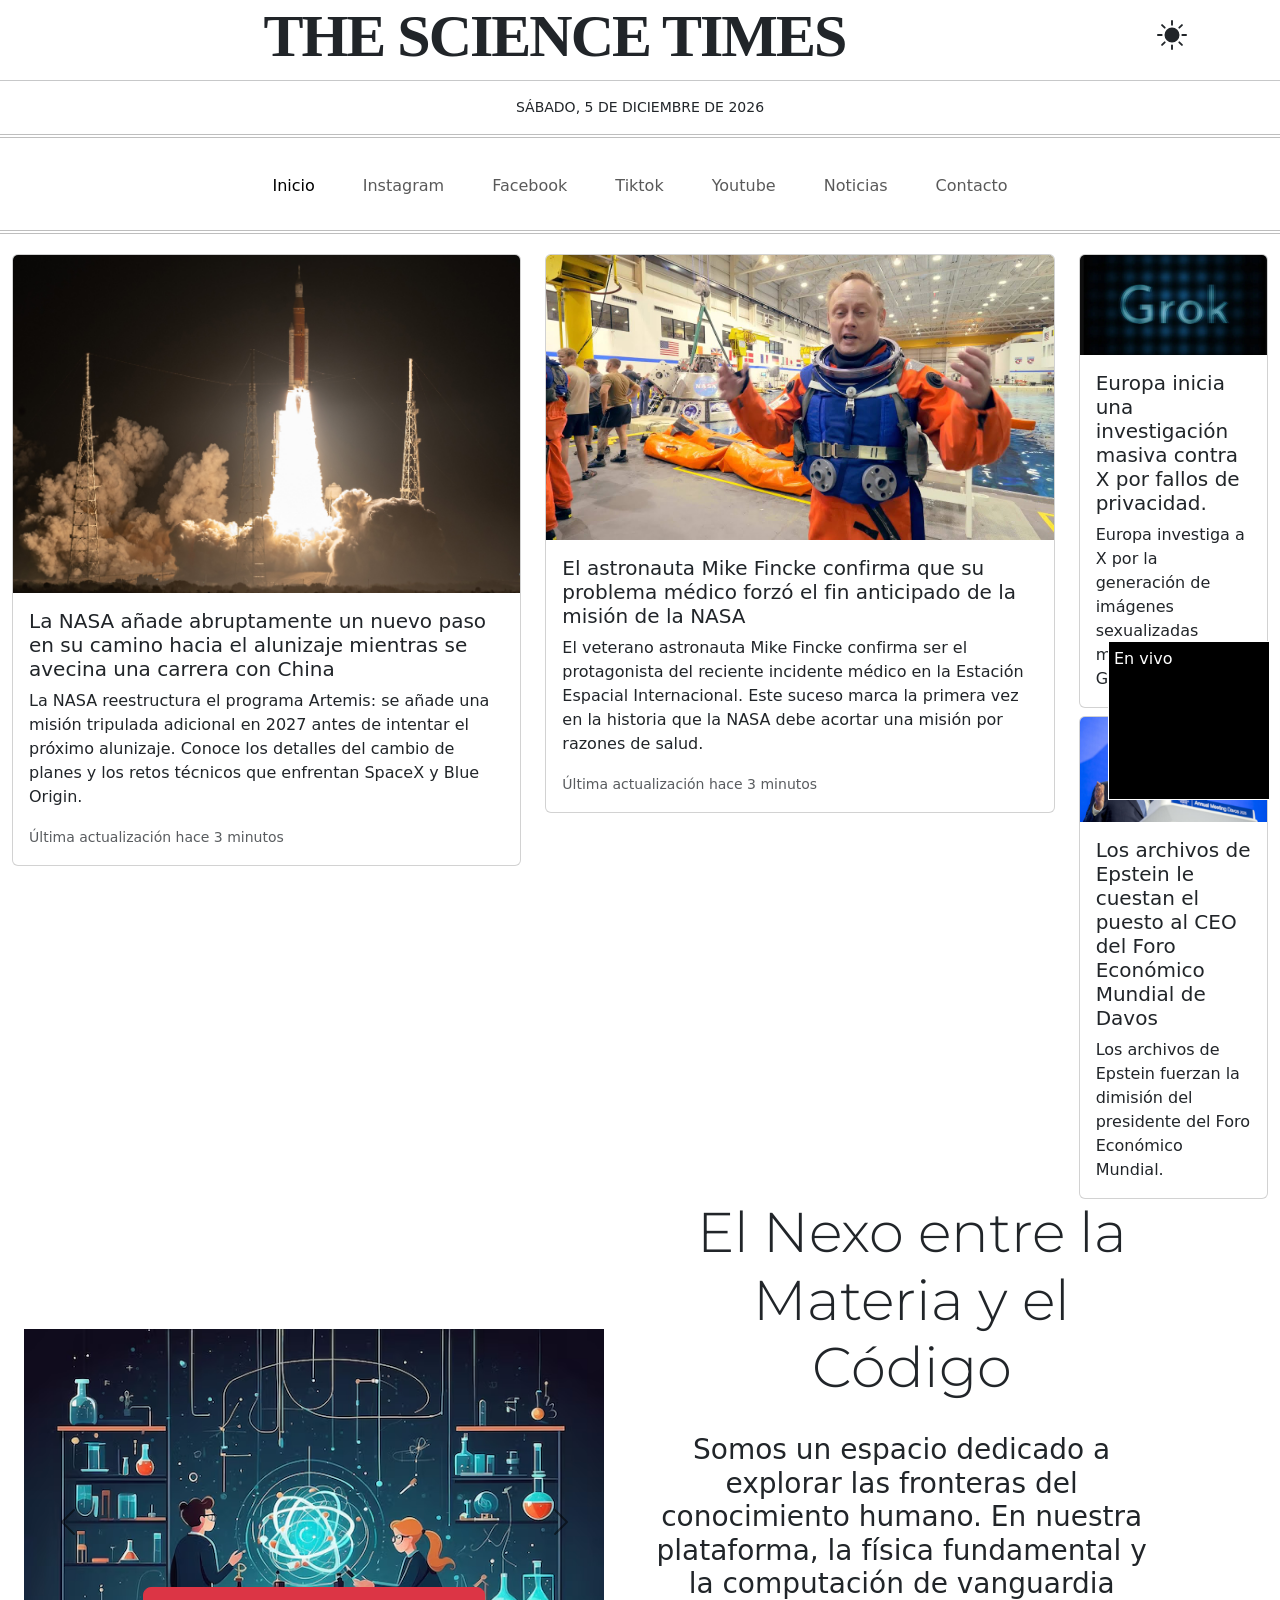
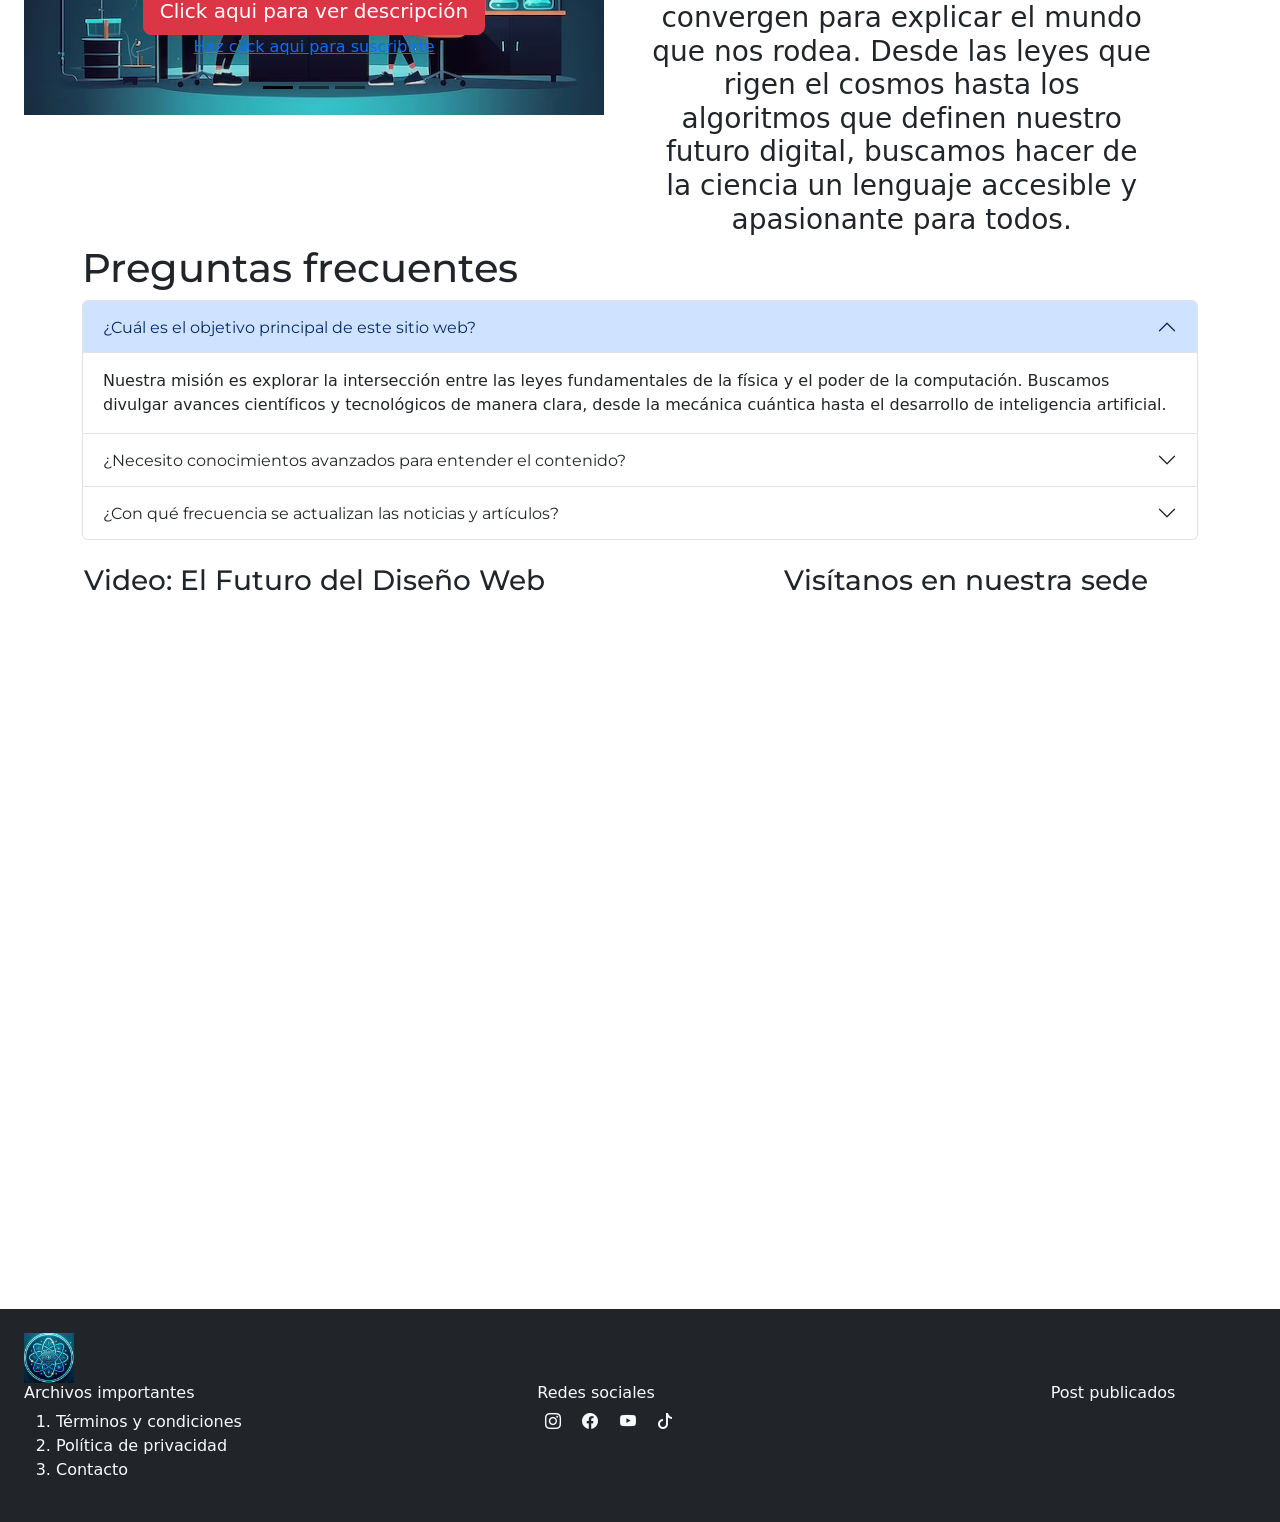
<file: index.html>
<!DOCTYPE html>
<html lang="es">

<head>
    <!-- Configuración básica del documento -->
    <meta charset="UTF-8">
    <meta name="description" content="Hub de divulgación sobre Neurociencia y Matemáticas">
    <meta name="author" content="Victor Estarlin Sepulveda Lopez / 24-1091">
    <meta name="viewport" content="width=device-width, initial-scale=1.0">
    <meta name="robots" content="index, follow">
    <title>The Science Times</title>
    <link rel="icon" type="image/png" href="images/logo.png">
    <link href="https://fonts.googleapis.com/css2?family=Roboto&family=Montserrat:wght@700&display=swap"
        rel="stylesheet">
    <link rel="stylesheet" href="https://cdn.jsdelivr.net/npm/bootstrap-icons@1.11.3/font/bootstrap-icons.css">

    <!-- Importar hoja de estilos CSS -->
    <link rel="stylesheet" href="css/style.css">
</head>

<body>
    <!-- Encabezado principal del sitio web -->
    <header class="nyt-header">
        <div class="row">
            <div class="col-lg-8 col-sm-12">
                <h1 class="logo">THE SCIENCE TIMES</h1>
            </div>
            <div class="col-sm-12 col-lg-4">
                <svg xmlns="http://www.w3.org/2000/svg" width="16" height="16" fill="currentColor"
                    class="logo-modo bi bi-sun-fill" viewBox="0 0 16 16" id="toggle-mode">
                    <path
                        d="M8 12a4 4 0 1 0 0-8 4 4 0 0 0 0 8M8 0a.5.5 0 0 1 .5.5v2a.5.5 0 0 1-1 0v-2A.5.5 0 0 1 8 0m0 13a.5.5 0 0 1 .5.5v2a.5.5 0 0 1-1 0v-2A.5.5 0 0 1 8 13m8-5a.5.5 0 0 1-.5.5h-2a.5.5 0 0 1 0-1h2a.5.5 0 0 1 .5.5M3 8a.5.5 0 0 1-.5.5h-2a.5.5 0 0 1 0-1h2A.5.5 0 0 1 3 8m10.657-5.657a.5.5 0 0 1 0 .707l-1.414 1.415a.5.5 0 1 1-.707-.708l1.414-1.414a.5.5 0 0 1 .707 0m-9.193 9.193a.5.5 0 0 1 0 .707L3.05 13.657a.5.5 0 0 1-.707-.707l1.414-1.414a.5.5 0 0 1 .707 0m9.193 2.121a.5.5 0 0 1-.707 0l-1.414-1.414a.5.5 0 0 1 .707-.707l1.414 1.414a.5.5 0 0 1 0 .707M4.464 4.465a.5.5 0 0 1-.707 0L2.343 3.05a.5.5 0 1 1 .707-.707l1.414 1.414a.5.5 0 0 1 0 .708" />
                </svg>
            </div>
            <hr>
        </div>
        <div class="row">
            <p class="fecha-nyt" id="fecha-actual">Fecha actual</p>
            <hr class="double-line">
        </div>

    </header>

    <!-- Modal de términos y condiciones para suscripción -->
    <div class="modal" tabindex="-1" id="miModal">
        <div class="modal-dialog">
            <div class="modal-content">
                <div class="modal-header">
                    <h5 class="modal-title">Terminos y condiciones de suscripción</h5>
                    <button type="button" class="btn-close" data-bs-dismiss="modal" aria-label="Close"></button>
                </div>
                <div class="modal-body">
                    <p>Al hacer clic en "Aceptar", te suscribes a nuestro boletín de noticias. Nos comprometemos a
                        enviarte únicamente contenido relevante sobre física y computación.
                        Tus datos están protegidos bajo nuestra política de privacidad: no compartimos tu información
                        con terceros y puedes darte de baja en cualquier momento haciendo
                        clic en el enlace al pie de nuestros correos.</p>
                </div>
                <div class="modal-footer">
                    <button type="button" class="btn btn-secondary" data-bs-dismiss="modal">Rechazar</button>
                    <button type="button" class="btn btn-primary" data-bs-dismiss="modal">Aceptar</button>
                </div>
            </div>
        </div>
    </div>

    <!-- Barra de navegación principal -->
    <nav class="navbar navbar-expand-lg" id="mi-nav">
        <div class="container-fluid">

            <!-- Botón para desplegar menú en dispositivos móviles -->
            <button class="navbar-toggler" type="button" data-bs-toggle="collapse" data-bs-target="#navbarContenido"
                aria-controls="navbarContenido" aria-expanded="false" aria-label="Toggle navigation">
                <span class="navbar-toggler-icon"></span>
            </button>

            <!-- Elementos de navegación (menú principal) -->
            <div class="collapse navbar-collapse justify-content-evenly" id="navbarContenido">
                <ul class="navbar-nav mx-auto" id="nav-text">
                    <li class="nav-item mx-3">
                        <a class="nav-link active" aria-current="page" href="index.html">Inicio</a>
                    </li>
                    <li class="nav-item mx-3">
                        <a class="nav-link" href="https://www.instagram.com">Instagram</a>
                    </li>
                    <li class="nav-item mx-3">
                        <a class="nav-link" href="https://www.facebook.com">Facebook</a>
                    </li>
                    <li class="nav-item mx-3">
                        <a class="nav-link" href="https://www.tiktok.com">Tiktok</a>
                    </li>
                    <li class="nav-item mx-3">
                        <a class="nav-link" href="https://www.youtube.com">Youtube</a>
                    </li>
                    <li class="nav-item mx-3">
                        <a class="nav-link" href="news.html">Noticias</a>
                    </li>
                    <li class="nav-item mx-3">
                        <a class="nav-link" href="contact.html">Contacto</a>
                    </li>
                </ul>
            </div>
        </div>
    </nav>
    <hr class="double-line">

    <!-- Contenedor principal del contenido -->
    <main>
        <div class="container-fluid mx-auto">
            <div class="row">
                <!-- Tarjeta principal con noticia sobre programa Artemis -->
                <div class="col-sm-12 col-lg-5">
                    <!-- Tarjeta de Bootstrap con imagen, título y descripción -->
                    <a href="artemis.html" class="a-post"><div class="card mb-3">
                        <img src="images/artemis III.jpeg" class="card-img-top" alt="imagen de artemis III">
                        <div class="card-body">
                            <!-- Título principal de la noticia -->
                            <h5 class="card-title">La NASA añade abruptamente un nuevo paso en su camino hacia el
                                alunizaje mientras se avecina una carrera con China</h5>
                            <p class="card-text">La NASA reestructura el programa Artemis: se añade una misión tripulada
                                adicional en 2027 antes de intentar el próximo alunizaje.
                                Conoce los detalles del cambio de planes y los retos técnicos que enfrentan SpaceX y
                                Blue Origin.</p>
                            <p class="card-text"><small class="text-body-secondary">Última actualización hace 3
                                    minutos</small></p>
                        </div>
                    </div></a>
                </div>
                <!-- Tarjeta con noticia sobre astronauta Mike Fincke -->
                <div class="col-sm-12 col-lg-5">
                    <!-- Tarjeta de Bootstrap con imagen, título y descripción -->
                    <a href="astronauta.html" class="a-post"><div class="card mb-3">
                        <img src="images/mike fincke.jpg" class="card-img-top" alt="imagen de Mike Fincke">
                        <div class="card-body">
                            <!-- Título de la noticia sobre incidente médico -->
                            <h5 class="card-title">El astronauta Mike Fincke confirma que su problema médico forzó el
                                fin anticipado de la misión de la NASA</h5>
                            <p class="card-text">El veterano astronauta Mike Fincke confirma ser el protagonista del
                                reciente incidente médico en la Estación Espacial Internacional.
                                Este suceso marca la primera vez en la historia que la NASA debe acortar una misión por
                                razones de salud.</p>
                            <p class="card-text"><small class="text-body-secondary">Última actualización hace 3
                                    minutos</small></p>
                        </div>
                    </div></a>
                </div>
                <!-- Columna lateral con noticias secundarias -->
                <div class="col-sm-12 col-lg-2">
                    <!-- Primera tarjeta: Noticia sobre investigación de Europa contra X -->
                    <div class="row">
                        <div class="col-sm-12 col-lg-12">
                            <a href="artemis.html" class="a-post"><div class="card h-100">
                                <img src="images/grook.jpg" class="card-img-top" alt="imagen de Grok">
                                <div class="card-body">
                                    <!-- Título sobre investigación de privacidad de X por IA Grok -->
                                    <h5 class="card-title">Europa inicia una investigación masiva contra X por fallos de
                                        privacidad.</h5>
                                    <p class="card-text">Europa investiga a X por la generación de imágenes sexualizadas
                                        mediante su IA Grok.</p>
                                </div>
                            </div></a>
                        </div>
                    </div>
                    <div class="row mt-2">
                        <!-- Título sobre dimisión del CEO del Foro Económico Mundial -->
                        <div class="col-sm-12 col-lg-12">
                            <a href="astronauta.html" class="a-post"><div class="card h-100">
                                <img src="images/foto economico.jpg" class="card-img-top"
                                    alt="imagen de foto economico">
                                <div class="card-body">
                                    <h5 class="card-title">Los archivos de Epstein le cuestan el puesto al CEO del Foro
                                        Económico Mundial de Davos</h5>
                                    <p class="card-text">Los archivos de Epstein fuerzan la dimisión del presidente del
                                        Foro Económico Mundial.</p>
                                </div>
                            </div></a>
                        </div>
                    </div>
                </div>
            </div>
        </div>

        <!-- Sección con carrusel de imágenes y descripción de la plataforma -->
        <div class="text-center">
            <div class="row">
                <!-- Columna izquierda: Carrusel Bootstrap con imágenes -->
                <div class="col-lg-6 col-sm-12 d-flex flex-column align-items-center justify-content-center">
                    <!-- Contenedor principal del carrusel con ID único para referencias -->
                    <div id="carouselExampleDark" class="carousel carousel-dark slide m-4">

                        <!-- Indicadores del carrusel: puntos de navegación para cada slide -->
                        <div class="carousel-indicators">
                            <!-- Indicador para el slide 1 (activo por defecto) -->
                            <button type="button" data-bs-target="#carouselExampleDark" data-bs-slide-to="0"
                                class="active" aria-current="true" aria-label="Slide 1"></button>
                            <!-- Indicador para el slide 2 -->
                            <button type="button" data-bs-target="#carouselExampleDark" data-bs-slide-to="1"
                                aria-label="Slide 2"></button>
                            <!-- Indicador para el slide 3 -->
                            <button type="button" data-bs-target="#carouselExampleDark" data-bs-slide-to="2"
                                aria-label="Slide 3"></button>
                        </div>

                        <!-- Contenedor con los slides (elementos intercambiables) -->
                        <div class="carousel-inner">
                            <!-- SLIDE 1: Estudiantes en laboratorio de física (activo por defecto) -->
                            <!-- data-bs-interval="10000" = el slide se muestra durante 10 segundos -->
                            <div class="carousel-item active" data-bs-interval="10000">
                                <!-- Imagen del slide con clase w-100 para ancho completo -->
                                <img src="images/estudiantes-exploracion-cuantica-laboratorio-fisica_839035-738902.avif"
                                    class="d-block w-100" alt="imagen, estudiantes en laboratorio de física">
                                <!-- Leyenda sobre la imagen (visible solo en pantallas medianas y mayores) -->
                                <div class="carousel-caption d-none d-md-block">
                                    <!-- Botón que abre un popover con información sobre la imagen -->
                                    <button type="button" class="btn btn-lg btn-danger" data-bs-toggle="popover"
                                        data-bs-placement="top" data-bs-title="Descripción de la imagen"
                                        data-bs-content="Estudiantes explorando conceptos cuánticos en un laboratorio de física avanzada, utilizando equipos de medición y computadoras para analizar datos experimentales.">Click
                                        aqui para ver descripción</button>
                                    <!-- Enlace que abre el modal de suscripción -->
                                    <p><a class="btn-primary" data-bs-toggle="modal" data-bs-target="#miModal"
                                            href="#">Haz click aqui para suscribirte</a></p>
                                </div>
                            </div>

                            <!-- SLIDE 2: Otro momento del laboratorio de física -->
                            <!-- data-bs-interval="2000" = el slide se muestra durante 2 segundos -->
                            <div class="carousel-item" data-bs-interval="2000">
                                <!-- Imagen del segundo slide -->
                                <img src="images/estudiantes-exploracion-cuantica-laboratorio-fisica_839035-739135.avif"
                                    class="d-block w-100" alt="imagen, estudiantes en laboratorio de física">
                                <!-- Leyenda del segundo slide con botones interactivos -->
                                <div class="carousel-caption d-none d-md-block">
                                    <!-- Botón de descripción -->
                                    <button type="button" class="btn btn-lg btn-danger" data-bs-toggle="popover"
                                        data-bs-placement="top" data-bs-title="Descripción de la imagen"
                                        data-bs-content="Estudiantes realizando experimentos prácticos en física cuántica, manipulando equipos de laboratorio y analizando resultados en tiempo real con software especializado.">Click
                                        aqui para ver descripción</button>
                                    <!-- Enlace de suscripción -->
                                    <p><a class="btn-primary" data-bs-toggle="modal" data-bs-target="#miModal"
                                            href="#">Haz click aqui para suscribirte</a></p>
                                </div>
                            </div>

                            <!-- SLIDE 3: Científicos explorando el cosmos -->
                            <div class="carousel-item">
                                <!-- Imagen del tercer slide (sin data-bs-interval, usa el intervalo por defecto) -->
                                <img src="images/explorando-cosmos-noche-cientificos-laboratorio_1164924-17751.avif"
                                    class="d-block w-100"
                                    alt="imagen, explorando el cosmos en una noche de laboratorio">
                                <!-- Leyenda del tercer slide -->
                                <div class="carousel-caption d-none d-md-block">
                                    <!-- Botón para ver descripción de la imagen -->
                                    <button type="button" class="btn btn-lg btn-danger" data-bs-toggle="popover"
                                        data-bs-placement="top" data-bs-title="Descripción de la imagen"
                                        data-bs-content="Científicos explorando el cosmos durante una sesión nocturna de laboratorio, utilizando telescopios y equipos de observación astronómica para estudiar fenómenos celestes.">Click
                                        aqui para ver descripción</button>
                                    <!-- Enlace para suscripción -->
                                    <p><a class="btn-primary" data-bs-toggle="modal" data-bs-target="#miModal"
                                            href="#">Haz click aqui para suscribirte</a></p>
                                </div>
                            </div>
                        </div>

                        <!-- Botón para retroceder al slide anterior -->
                        <button class="carousel-control-prev" type="button" data-bs-target="#carouselExampleDark"
                            data-bs-slide="prev">
                            <!-- Icono de flecha izquierda -->
                            <span class="carousel-control-prev-icon" aria-hidden="true"></span>
                            <!-- Texto para lectores de pantalla -->
                            <span class="visually-hidden">Anterior</span>
                        </button>

                        <!-- Botón para avanzar al siguiente slide -->
                        <button class="carousel-control-next" type="button" data-bs-target="#carouselExampleDark"
                            data-bs-slide="next">
                            <!-- Icono de flecha derecha -->
                            <span class="carousel-control-next-icon" aria-hidden="true"></span>
                            <!-- Texto para lectores de pantalla -->
                            <span class="visually-hidden">Siguiente</span>
                        </button>
                    </div>
                </div>

                <!-- Columna derecha: Descripción y propósito del sitio web -->
                <div class="col-lg-5 col-sm-12 d-flex flex-column align-items-center justify-content-center">
                    <!-- Título principal que expresa el concepto del sitio -->
                    <h2 class="display-4">El Nexo entre la Materia y el Código</h2>
                    <!-- Párrafo descriptivo con la misión de la plataforma -->
                    <p class="h3 text-center mt-4 fw-normal" style=" margin-right: 20px;">Somos un espacio dedicado
                        a explorar las fronteras del conocimiento humano.
                        En nuestra plataforma, la física fundamental y la computación de vanguardia convergen para
                        explicar el mundo que nos rodea.
                        Desde las leyes que rigen el cosmos hasta los algoritmos que definen nuestro futuro digital,
                        buscamos hacer de la ciencia un lenguaje accesible y apasionante para todos.</p>
                </div>
            </div>
        </div>

        <!-- Sección de preguntas frecuentes con acordeón interactivo -->
        <div class="preguntas-frecuentes justify-content-center mb-4">
            <!-- Título principal de la sección -->
            <h1 class="acordion container">Preguntas frecuentes</h1>
            <!-- Acordeón Bootstrap: componente que permite expandir/contraer elementos -->
            <div class="accordion container" id="accordionPanelsStayOpenExample">

                <!-- PREGUNTA 1: Objetivo del sitio web -->
                <div class="accordion-item">
                    <!-- Encabezado del acordeón -->
                    <h2 class="accordion-header">
                        <!-- Botón colapsable: cuando se hace clic, expande o contrae la respuesta -->
                        <!-- data-bs-toggle="collapse" activa la funcionalidad de colapso -->
                        <!-- data-bs-target="#panelsStayOpen-collapseOne" vincula este botón con su contenido correspondiente -->
                        <!-- aria-expanded="true" indica que el elemento está expandido por defecto -->
                        <button class="accordion-button" type="button" data-bs-toggle="collapse"
                            data-bs-target="#panelsStayOpen-collapseOne" aria-expanded="true"
                            aria-controls="panelsStayOpen-collapseOne">
                            ¿Cuál es el objetivo principal de este sitio web?
                        </button>
                    </h2>
                    <!-- Contenedor que se expande/contrae al hacer clic en el botón -->
                    <!-- La clase "show" hace que esté expandido por defecto -->
                    <div id="panelsStayOpen-collapseOne" class="accordion-collapse collapse show">
                        <!-- Cuerpo del acordeón con la respuesta a la pregunta -->
                        <div class="accordion-body">
                            Nuestra misión es explorar la intersección entre las leyes fundamentales de la física y el
                            poder de la computación.
                            Buscamos divulgar avances científicos y tecnológicos de manera clara, desde la mecánica
                            cuántica hasta el desarrollo de inteligencia artificial.
                        </div>
                    </div>
                </div>

                <!-- PREGUNTA 2: Nivel de conocimientos requerido -->
                <div class="accordion-item">
                    <!-- Encabezado del acordeón para la segunda pregunta -->
                    <h2 class="accordion-header">
                        <!-- Botón colapsable para la segunda pregunta -->
                        <!-- data-bs-target="#panelsStayOpen-collapseTwo" vincula este botón con su respuesta -->
                        <!-- La clase "collapsed" indica que está contraído por defecto -->
                        <!-- aria-expanded="false" confirma que el elemento está contraído -->
                        <button class="accordion-button collapsed" type="button" data-bs-toggle="collapse"
                            data-bs-target="#panelsStayOpen-collapseTwo" aria-expanded="false"
                            aria-controls="panelsStayOpen-collapseTwo">
                            ¿Necesito conocimientos avanzados para entender el contenido?
                        </button>
                    </h2>
                    <!-- Contenedor colapsable para la segunda respuesta (contraído por defecto) -->
                    <div id="panelsStayOpen-collapseTwo" class="accordion-collapse collapse">
                        <!-- Cuerpo con la respuesta a la segunda pregunta -->
                        <div class="accordion-body">
                            No. Aunque tratamos temas complejos, nuestros artículos están redactados para ser accesibles
                            tanto para entusiastas que están comenzando como para estudiantes
                            de ciencias e ingeniería que buscan profundizar en conceptos específicos.
                        </div>
                    </div>
                </div>

                <!-- PREGUNTA 3: Frecuencia de actualizaciones -->
                <div class="accordion-item">
                    <!-- Encabezado del acordeón para la tercera pregunta -->
                    <h2 class="accordion-header">
                        <!-- Botón colapsable para la tercera pregunta -->
                        <!-- data-bs-target="#panelsStayOpen-collapseThree" vincula este botón con su respuesta -->
                        <!-- aria-expanded="false" indica que está contraído por defecto -->
                        <button class="accordion-button collapsed" type="button" data-bs-toggle="collapse"
                            data-bs-target="#panelsStayOpen-collapseThree" aria-expanded="false"
                            aria-controls="panelsStayOpen-collapseThree">
                            ¿Con qué frecuencia se actualizan las noticias y artículos?
                        </button>
                    </h2>
                    <!-- Contenedor colapsable para la tercera respuesta -->
                    <div id="panelsStayOpen-collapseThree" class="accordion-collapse collapse">
                        <!-- Cuerpo con la respuesta a la tercera pregunta -->
                        <div class="accordion-body">
                            Mantenemos un ritmo de actualización constante. Publicamos análisis detallados y noticias de
                            última hora
                            —como las misiones Artemis de la NASA o regulaciones de IA en Europa— de forma semanal.
                        </div>
                    </div>
                </div>
            </div>
        </div>


        <div>
            <div class="row">
                <div class="col">
                    <!-- Sección con contenido multimedia (video) -->
                    <h3 class="text-center">Video: El Futuro del Diseño Web</h3>
                    <section class="d-flex mb-5 ms-5 me-5">
                        <!-- Insertar video de YouTube -->
                        <iframe 
                            src="https://www.youtube.com/embed/wZniZEbPAzk?si=FfziH2dMP-VOwnX_"
                            title="YouTube video player" frameborder="0"
                            allow="accelerometer; autoplay; clipboard-write; encrypted-media; gyroscope; picture-in-picture; web-share"
                            referrerpolicy="strict-origin-when-cross-origin" allowfullscreen class="iframe_video"></iframe>
                    </section>
                </div>
                <div class="col">
                    <!-- Sección con mapa de ubicación -->
                    <h3 class="text-center">Visítanos en nuestra sede</h3>
                    <section class="mb-5 ms-5 me-5">
                        <!-- Insertar mapa de Google Maps -->
                        <iframe
                            src="https://www.google.com/maps/embed?pb=!1m18!1m12!1m3!1d3784.123!2d-69.940!3d18.484!2m3!1f0!2f0!3f0!3m2!1i1024!2i768!4f13.1!3m3!1m2!1s0x8eaf898444a77323%3A0x1384061807d9f957!2sUNPHU!5e0!3m2!1ses!2sdo!4v1620000000000!5m2!1ses!2sdo"
                            style="border:0;" allowfullscreen="" class="iframe_video"></iframe>
                    </section>
                </div>
            </div>
        </div>


        <!-- Widget fijo en la esquina inferior derecha (noticia en vivo) -->
        <div class="news-fixed">
            <p>En vivo</p>
            <!-- Video en vivo incrustado -->
            <iframe width="150" height="100" src="https://www.youtube.com/embed/gsMofms3Ztg?si=fNGbj4QF8_E1UUHr"
                title="YouTube video player" frameborder="0"
                allow="accelerometer; autoplay; clipboard-write; encrypted-media; gyroscope; picture-in-picture; web-share"
                referrerpolicy="strict-origin-when-cross-origin" allowfullscreen></iframe>
        </div>

    </main>

    <!-- Pie de página -->
    <footer class="bg-dark text-light p-4 mt-5">
        <div class="text-center">
            <div class="row">
                <div class="col text-start">
                    <img src="images/logo.png" alt="logo del sitio" width="50" height="50">
                </div>
                <div class="row">
                    <div class="col-lg-5 col-sm-12 text-start">
                        <h6>Archivos importantes</h6>
                        <ol>
                            <li><a href="terminos_condiciones.html" class="footer_elements">Términos y condiciones</a>
                            </li>
                            <li><a href="privacidad.html" class="footer_elements">Política de privacidad</a></li>
                            <li><a href="contact.html" class="footer_elements">Contacto</a></li>
                        </ol>
                    </div>
                    <div class="col-lg-5 col-sm-12 text-start">
                        <div class="row">
                            <h6>Redes sociales</h6>
                        </div>
                        <a href="https://www.instagram.com/estarlinlopez46?igsh=MTNybWZua21mcGVnbg==" target="_blank"
                            rel="noopener noreferrer" class="icons">
                            <i class="bi bi-instagram m-2"></i> <!-- Instagram -->
                        </a>
                        <a href="https://www.facebook.com/" target="_blank" rel="noopener noreferrer" class="icons">
                            <i class="bi bi-facebook m-2"></i> <!-- Facebook -->
                        </a>
                        <a href="https://www.youtube.com/" target="_blank" rel="noopener noreferrer" class="icons">
                            <i class="bi bi-youtube m-2"></i> <!-- YouTube -->
                        </a>
                        <a href="https://www.tiktok.com/" target="_blank" rel="noopener noreferrer" class="icons">
                            <i class="bi bi-tiktok m-2"></i> <!-- TikTok -->
                        </a>
                    </div>
                    <div class="col-lg-2 cold-sm-12 text-start">
                        <h6>Post publicados</h6>
                    </div>
                </div>
            </div>
    </footer>

    <!-- Archivos y cdns -->
    <link href="https://cdn.jsdelivr.net/npm/bootstrap@5.3.8/dist/css/bootstrap.min.css" rel="stylesheet"
        integrity="sha384-sRIl4kxILFvY47J16cr9ZwB07vP4J8+LH7qKQnuqkuIAvNWLzeN8tE5YBujZqJLB" crossorigin="anonymous">
    <script src="https://cdn.jsdelivr.net/npm/bootstrap@5.3.8/dist/js/bootstrap.bundle.min.js"
        integrity="sha384-FKyoEForCGlyvwx9Hj09JcYn3nv7wiPVlz7YYwJrWVcXK/BmnVDxM+D2scQbITxI"
        crossorigin="anonymous"></script>
    <script src="main.js" defer></script>
</body>

</html>
</file>
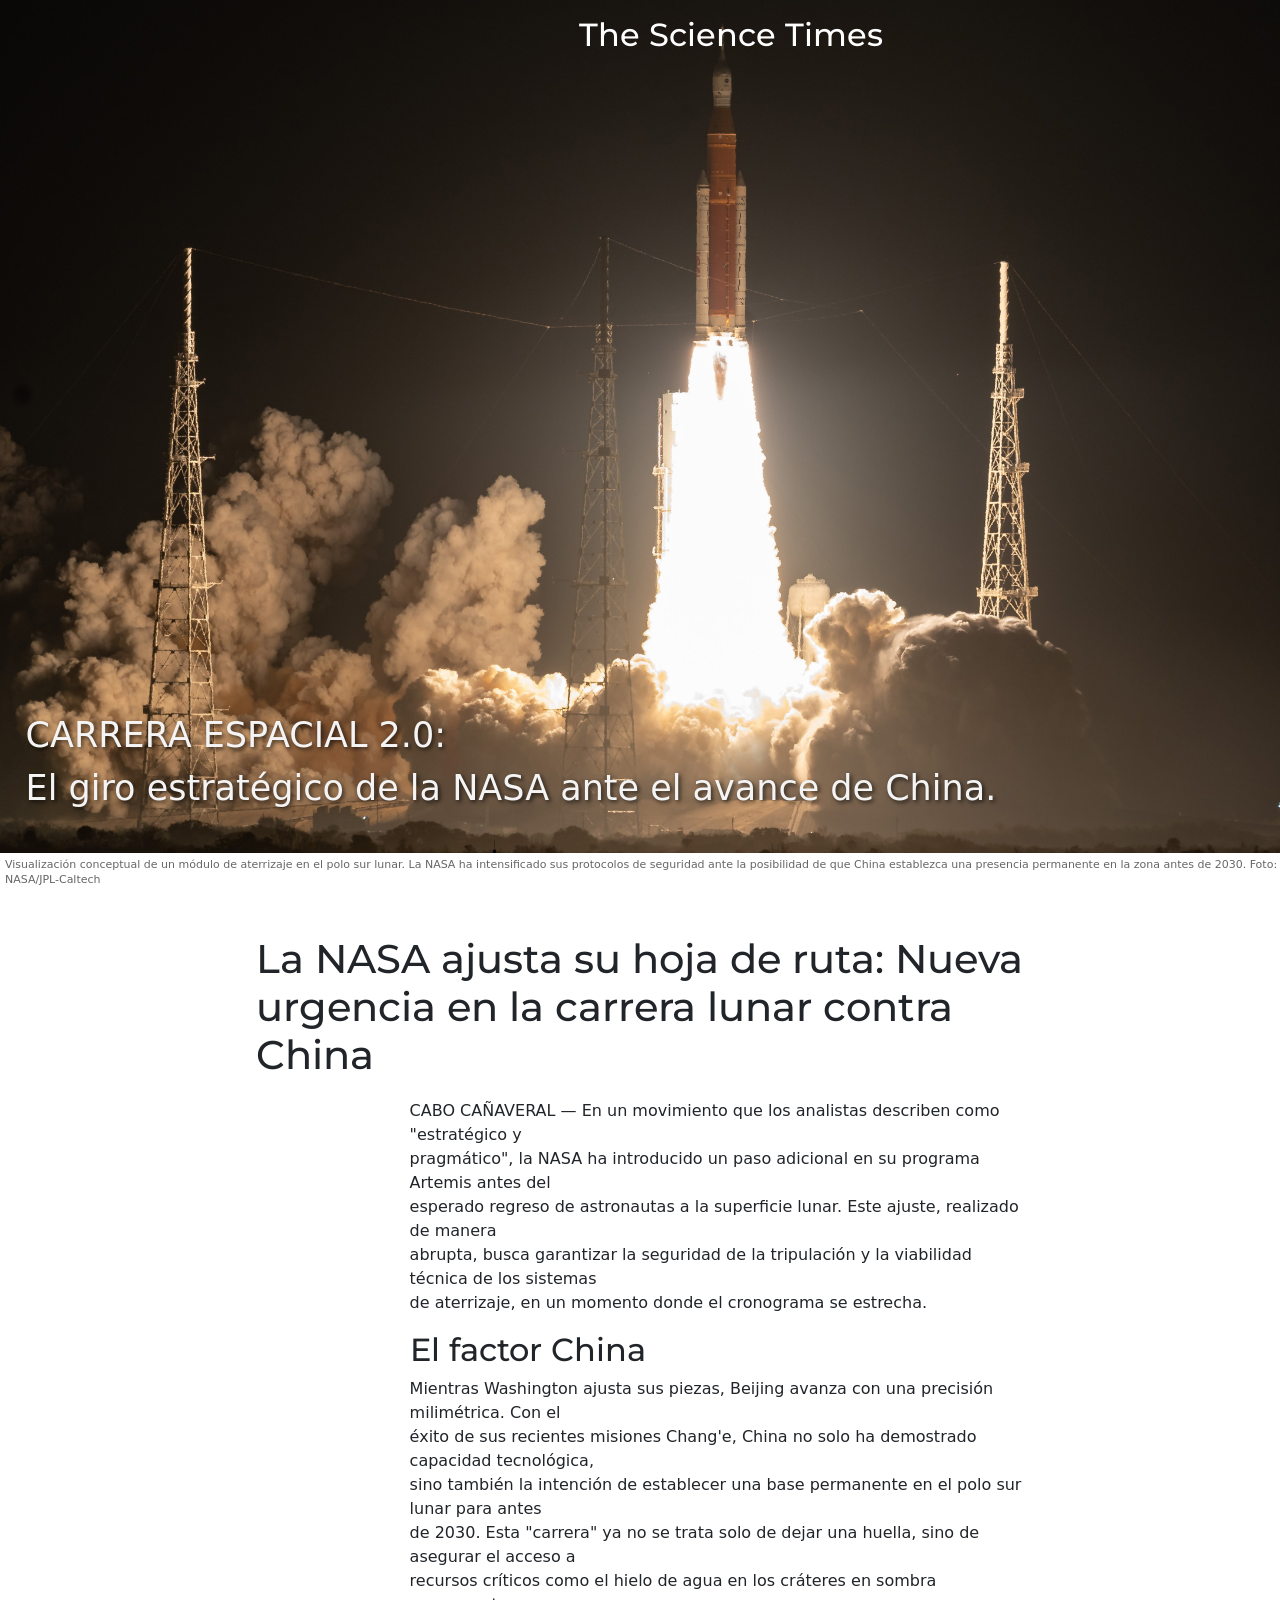
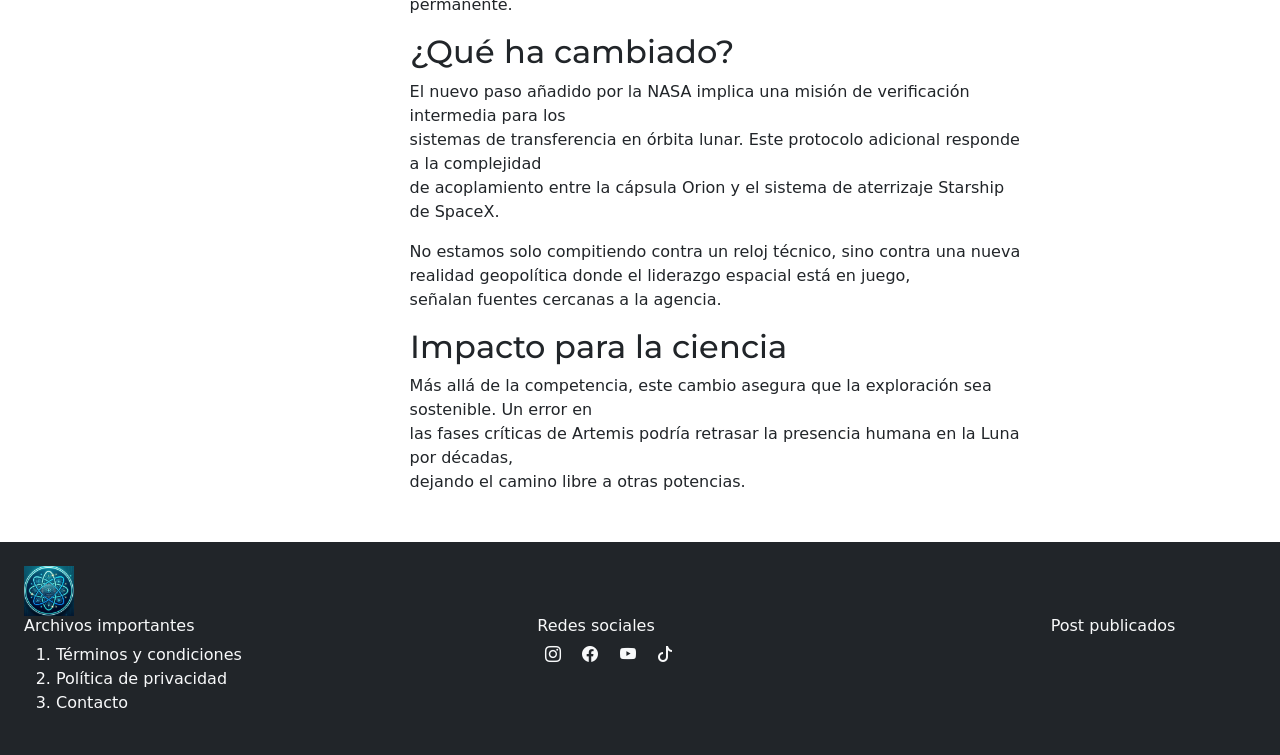
<file: artemis.html>
<!DOCTYPE html>
<html lang="en">
<head>
    <!-- Configuración básica del documento -->
    <meta charset="UTF-8">
    <meta name="description" content="Hub de divulgación sobre Neurociencia y Matemáticas">
    <meta name="author" content="Victor Estarlin Sepulveda Lopez / 24-1091">
    <meta name="viewport" content="width=device-width, initial-scale=1.0">
    <meta name="robots" content="index, follow">
    <title>The Science Times</title>
    <link rel="icon" type="image/png" href="images/logo.png">
    <link href="https://fonts.googleapis.com/css2?family=Roboto&family=Montserrat:wght@700&display=swap"
        rel="stylesheet">
    <link rel="stylesheet" href="https://cdn.jsdelivr.net/npm/bootstrap-icons@1.11.3/font/bootstrap-icons.css">

    <!-- Importar hoja de estilos CSS -->
    <link rel="stylesheet" href="css/style.css">
</head>
<body>
    <div class="position-relative" >
        <div class="title_home overlay-text translate-middel p-3">
            <h2 class="text-white"><a class="a_title" href="index.html">The Science Times</a></h2>
        </div>
        <div class="parrafo_post">
            <p>CARRERA ESPACIAL 2.0: <br>El giro estratégico de la NASA ante el avance de China.</p>
        </div>
        <figure>
            <img src="images/artemis III.jpeg" class="img_cover" alt="Artemis">
            <figcaption class="pie_de_foto">
                Visualización conceptual de un módulo de aterrizaje en el polo sur lunar. La NASA ha intensificado sus 
                protocolos de seguridad ante la posibilidad de que China establezca una presencia permanente en la zona antes de 2030. 
                Foto: NASA/JPL-Caltech
            </figcaption>
        </figure>
    </div>
    
    <div class="contenedor-post mt-5">

        <h1>La NASA ajusta su hoja de ruta: Nueva urgencia en la carrera lunar contra China</h1>

        <div class="contenedor-post-content">
            <p>CABO CAÑAVERAL — En un movimiento que los analistas describen como "estratégico y <br>pragmático", 
            la NASA ha introducido un paso adicional en su programa Artemis antes del <br>esperado regreso de astronautas a la superficie lunar. 
            Este ajuste, realizado de manera <br>abrupta, busca garantizar la seguridad de la tripulación y la viabilidad técnica de los sistemas <br>de 
            aterrizaje, en un momento donde el cronograma se estrecha.</p>

            <h2>El factor China</h2>
            <p>Mientras Washington ajusta sus piezas, Beijing avanza con una precisión milimétrica. 
            Con el <br>éxito de sus recientes misiones Chang'e, China no solo ha demostrado capacidad tecnológica, <br>sino también la intención de 
            establecer una base permanente en el polo sur lunar para antes <br>de 2030. Esta "carrera" ya no se trata solo de dejar una huella, 
            sino de asegurar el acceso a <br>recursos críticos como el hielo de agua en los cráteres en sombra permanente.</p>

            <h2>¿Qué ha cambiado?</h2>
            <p>El nuevo paso añadido por la NASA implica una misión de verificación intermedia para los <br>sistemas de transferencia en órbita lunar. 
                Este protocolo adicional responde a la complejidad <br>de acoplamiento entre la cápsula Orion y el 
                sistema de aterrizaje Starship de SpaceX.</p>

            <blockquote>
                No estamos solo compitiendo contra un reloj técnico, sino contra una nueva <br>realidad geopolítica donde el liderazgo 
                espacial está en juego,
                <footer> señalan fuentes cercanas a la agencia.</footer>
            </blockquote>

            <h2>Impacto para la ciencia</h2>
            <p>Más allá de la competencia, este cambio asegura que la exploración sea sostenible. 
                Un error en <br>las fases críticas de Artemis podría retrasar la presencia humana en la Luna por décadas, <br>
                dejando el camino libre a otras potencias.</p>

        </div>

        

    </div>
    
    <!-- Pie de página -->
    <footer class="bg-dark text-light p-4 mt-5">
        <div class="text-center">
            <div class="row">
                <div class="col text-start">
                    <img src="images/logo.png" alt="logo del sitio" width="50" height="50">
                </div>
                <div class="row">
                    <div class="col-lg-5 col-sm-12 text-start">
                        <h6>Archivos importantes</h6>
                        <ol>
                            <li><a href="terminos_condiciones.html" class="footer_elements">Términos y condiciones</a>
                            </li>
                            <li><a href="privacidad.html" class="footer_elements">Política de privacidad</a></li>
                            <li><a href="contact.html" class="footer_elements">Contacto</a></li>
                        </ol>
                    </div>
                    <div class="col-lg-5 col-sm-12 text-start">
                        <div class="row">
                            <h6>Redes sociales</h6>
                        </div>
                        <a href="https://www.instagram.com/estarlinlopez46?igsh=MTNybWZua21mcGVnbg==" target="_blank"
                            rel="noopener noreferrer" class="icons">
                            <i class="bi bi-instagram m-2"></i> <!-- Instagram -->
                        </a>
                        <a href="https://www.facebook.com/" target="_blank" rel="noopener noreferrer" class="icons">
                            <i class="bi bi-facebook m-2"></i> <!-- Facebook -->
                        </a>
                        <a href="https://www.youtube.com/" target="_blank" rel="noopener noreferrer" class="icons">
                            <i class="bi bi-youtube m-2"></i> <!-- YouTube -->
                        </a>
                        <a href="https://www.tiktok.com/" target="_blank" rel="noopener noreferrer" class="icons">
                            <i class="bi bi-tiktok m-2"></i> <!-- TikTok -->
                        </a>
                    </div>
                    <div class="col-lg-2 cold-sm-12 text-start">
                        <h6>Post publicados</h6>
                    </div>
                </div>
            </div>
    </footer>
    

    <!-- Archivos y cdns -->
    <link href="https://cdn.jsdelivr.net/npm/bootstrap@5.3.8/dist/css/bootstrap.min.css" rel="stylesheet" 
    integrity="sha384-sRIl4kxILFvY47J16cr9ZwB07vP4J8+LH7qKQnuqkuIAvNWLzeN8tE5YBujZqJLB" crossorigin="anonymous">
    <script src="https://cdn.jsdelivr.net/npm/bootstrap@5.3.8/dist/js/bootstrap.bundle.min.js" 
    integrity="sha384-FKyoEForCGlyvwx9Hj09JcYn3nv7wiPVlz7YYwJrWVcXK/BmnVDxM+D2scQbITxI" crossorigin="anonymous"></script>
    <script src="main.js" defer></script>
</body>
</html>
</file>
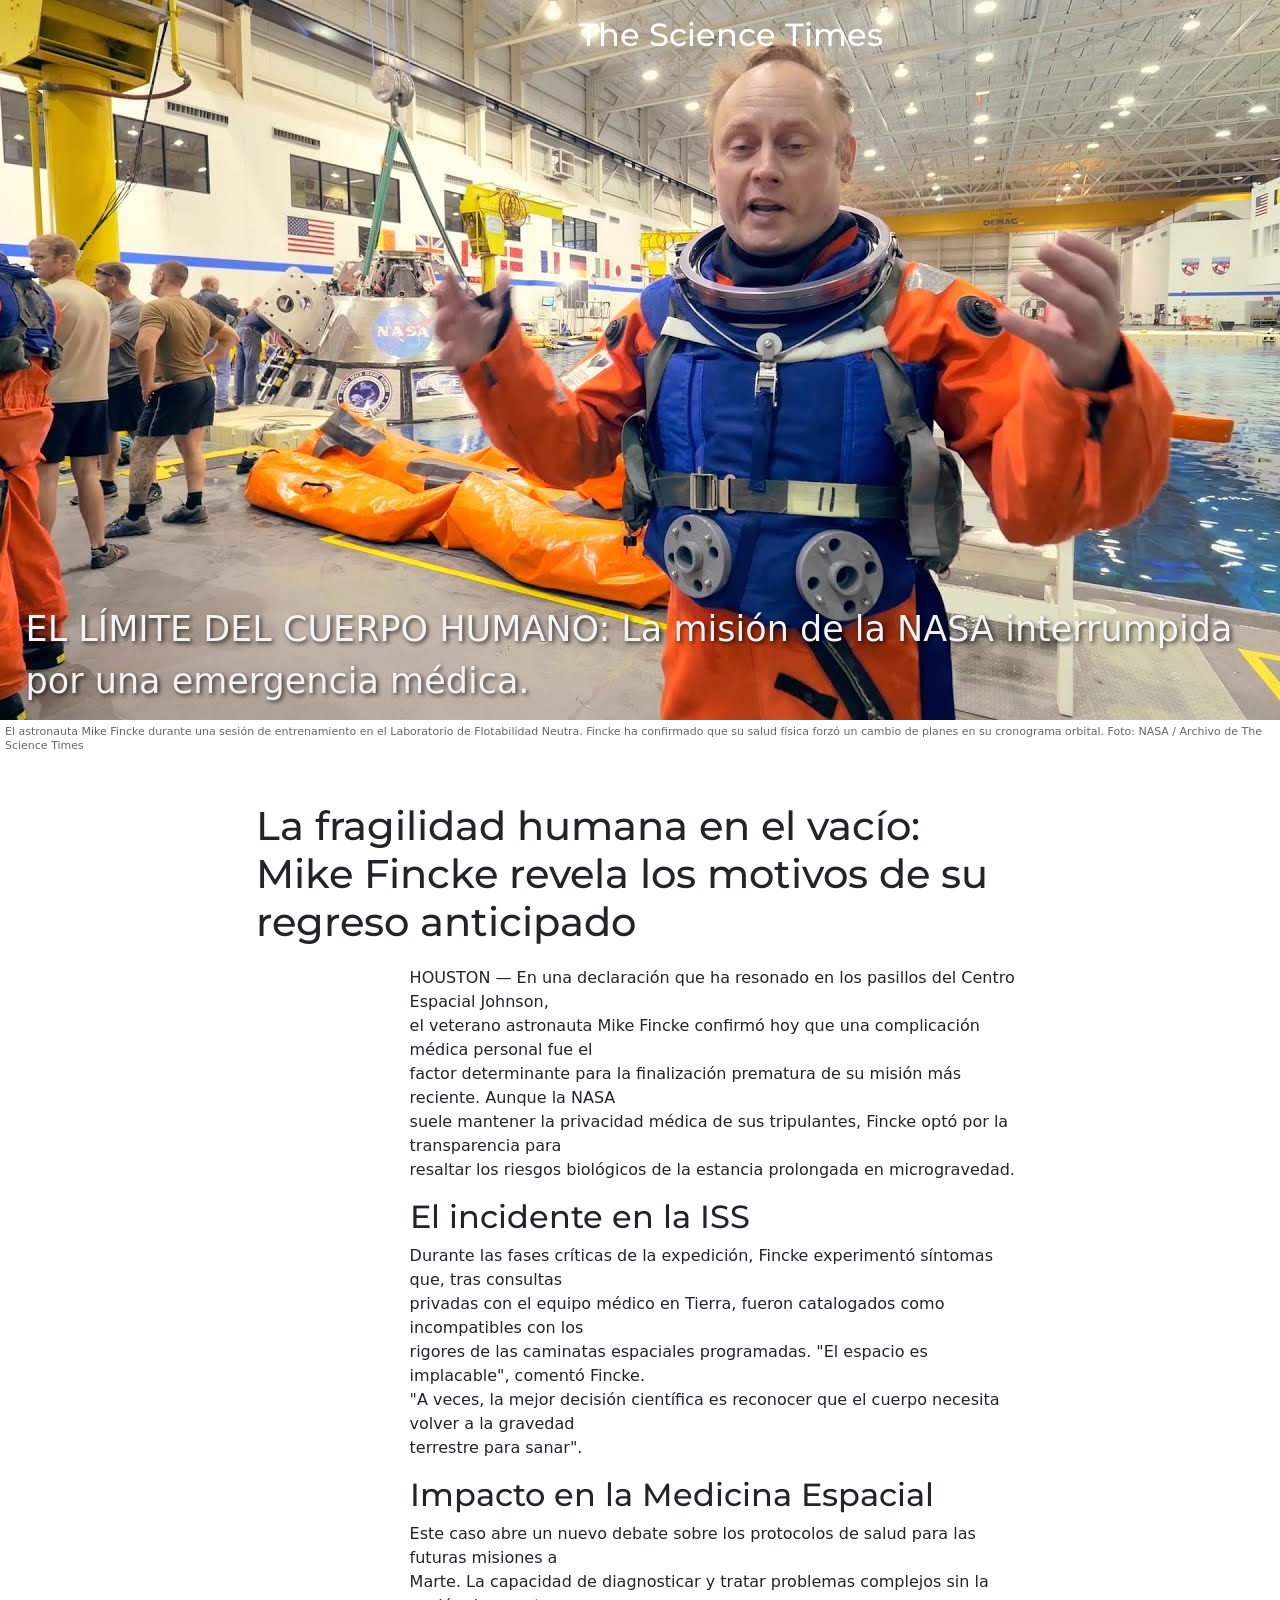
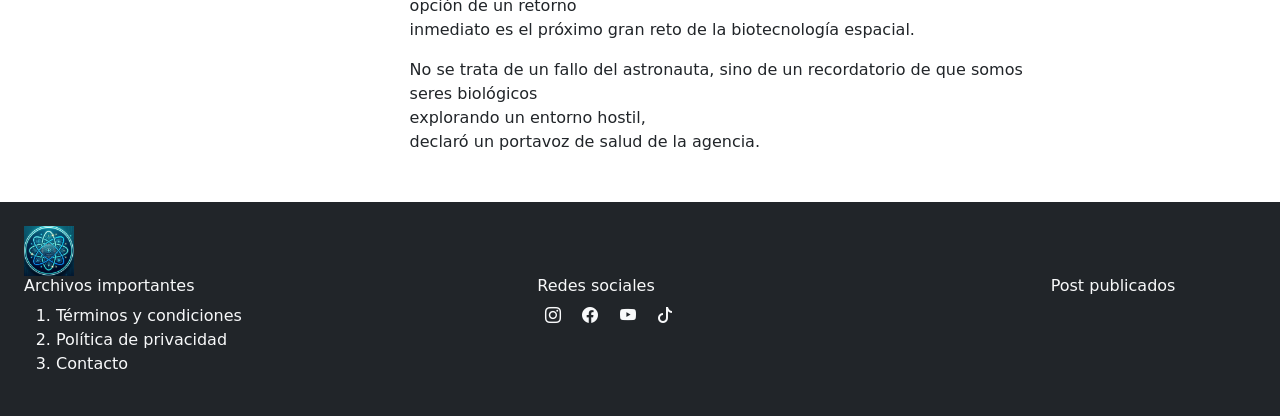
<file: astronauta.html>
<!DOCTYPE html>
<html lang="en">
<head>
    <!-- Configuración básica del documento -->
    <meta charset="UTF-8">
    <meta name="description" content="Hub de divulgación sobre Neurociencia y Matemáticas">
    <meta name="author" content="Victor Estarlin Sepulveda Lopez / 24-1091">
    <meta name="viewport" content="width=device-width, initial-scale=1.0">
    <meta name="robots" content="index, follow">
    <title>The Science Times</title>
    <link rel="icon" type="image/png" href="images/logo.png">
    <link href="https://fonts.googleapis.com/css2?family=Roboto&family=Montserrat:wght@700&display=swap"
        rel="stylesheet">
    <link rel="stylesheet" href="https://cdn.jsdelivr.net/npm/bootstrap-icons@1.11.3/font/bootstrap-icons.css">

    <!-- Importar hoja de estilos CSS -->
    <link rel="stylesheet" href="css/style.css">
</head>
<body>
    <div class="position-relative" >
        <div class="title_home overlay-text translate-middel p-3">
            <h2 class="text-white"><a class="a_title" href="index.html">The Science Times</a></h2>
        </div>
        <div class="parrafo_post">
            <p>EL LÍMITE DEL CUERPO HUMANO: La misión de la NASA interrumpida <br>por una emergencia médica.</p>
        </div>
        <figure>
            <img src="images/mike fincke.jpg" class="img_cover" alt="Mike Fincke">
            <figcaption class="pie_de_foto">
                El astronauta Mike Fincke durante una sesión de entrenamiento en el Laboratorio de Flotabilidad Neutra. 
                Fincke ha confirmado que su salud física forzó un cambio de planes en su cronograma orbital. 
                Foto: NASA / Archivo de The Science Times
            </figcaption>
        </figure>
    </div>
    
    <div class="contenedor-post mt-5">

        <h1>La fragilidad humana en el vacío: Mike Fincke revela los motivos de su regreso anticipado</h1>

        <div class="contenedor-post-content">
            <p>HOUSTON — En una declaración que ha resonado en los pasillos del Centro Espacial Johnson, <br>el veterano astronauta Mike Fincke confirmó 
                hoy que una complicación médica personal fue el <br>factor determinante para la finalización prematura de su misión más reciente. 
                Aunque la NASA <br>suele mantener la privacidad médica de sus tripulantes, Fincke optó por la 
                transparencia para <br>resaltar los riesgos biológicos de la estancia prolongada en microgravedad.</p>

            <h2>El incidente en la ISS</h2>
            <p>Durante las fases críticas de la expedición, Fincke experimentó síntomas que, tras consultas <br>privadas con el equipo médico en Tierra, 
                fueron catalogados como incompatibles con los <br>rigores de las caminatas espaciales programadas. 
                "El espacio es implacable", comentó Fincke. <br>"A veces, la mejor decisión científica es reconocer que el cuerpo necesita 
                volver a la gravedad <br>terrestre para sanar".</p>

            <h2>Impacto en la Medicina Espacial</h2>
            <p>Este caso abre un nuevo debate sobre los protocolos de salud para las futuras misiones a <br>Marte. 
                La capacidad de diagnosticar y tratar problemas complejos sin la opción de un retorno <br>inmediato es el próximo gran reto 
                de la biotecnología espacial.</p>

            <blockquote>
                No se trata de un fallo del astronauta, sino de un recordatorio de que somos seres biológicos <br>explorando un entorno hostil,
                <footer> declaró un portavoz de salud de la agencia.</footer>
            </blockquote>

        </div>

        

    </div>
    
    <!-- Pie de página -->
    <footer class="bg-dark text-light p-4 mt-5">
        <div class="text-center">
            <div class="row">
                <div class="col text-start">
                    <img src="images/logo.png" alt="logo del sitio" width="50" height="50">
                </div>
                <div class="row">
                    <div class="col-lg-5 col-sm-12 text-start">
                        <h6>Archivos importantes</h6>
                        <ol>
                            <li><a href="terminos_condiciones.html" class="footer_elements">Términos y condiciones</a>
                            </li>
                            <li><a href="privacidad.html" class="footer_elements">Política de privacidad</a></li>
                            <li><a href="contact.html" class="footer_elements">Contacto</a></li>
                        </ol>
                    </div>
                    <div class="col-lg-5 col-sm-12 text-start">
                        <div class="row">
                            <h6>Redes sociales</h6>
                        </div>
                        <a href="https://www.instagram.com/estarlinlopez46?igsh=MTNybWZua21mcGVnbg==" target="_blank"
                            rel="noopener noreferrer" class="icons">
                            <i class="bi bi-instagram m-2"></i> <!-- Instagram -->
                        </a>
                        <a href="https://www.facebook.com/" target="_blank" rel="noopener noreferrer" class="icons">
                            <i class="bi bi-facebook m-2"></i> <!-- Facebook -->
                        </a>
                        <a href="https://www.youtube.com/" target="_blank" rel="noopener noreferrer" class="icons">
                            <i class="bi bi-youtube m-2"></i> <!-- YouTube -->
                        </a>
                        <a href="https://www.tiktok.com/" target="_blank" rel="noopener noreferrer" class="icons">
                            <i class="bi bi-tiktok m-2"></i> <!-- TikTok -->
                        </a>
                    </div>
                    <div class="col-lg-2 cold-sm-12 text-start">
                        <h6>Post publicados</h6>
                    </div>
                </div>
            </div>
    </footer>
    
    <!-- Archivos y cdns -->
    <link href="https://cdn.jsdelivr.net/npm/bootstrap@5.3.8/dist/css/bootstrap.min.css" rel="stylesheet" 
    integrity="sha384-sRIl4kxILFvY47J16cr9ZwB07vP4J8+LH7qKQnuqkuIAvNWLzeN8tE5YBujZqJLB" crossorigin="anonymous">
    <script src="https://cdn.jsdelivr.net/npm/bootstrap@5.3.8/dist/js/bootstrap.bundle.min.js" 
    integrity="sha384-FKyoEForCGlyvwx9Hj09JcYn3nv7wiPVlz7YYwJrWVcXK/BmnVDxM+D2scQbITxI" crossorigin="anonymous"></script>
    <script src="main.js" defer></script>
</body>
</html>
</file>
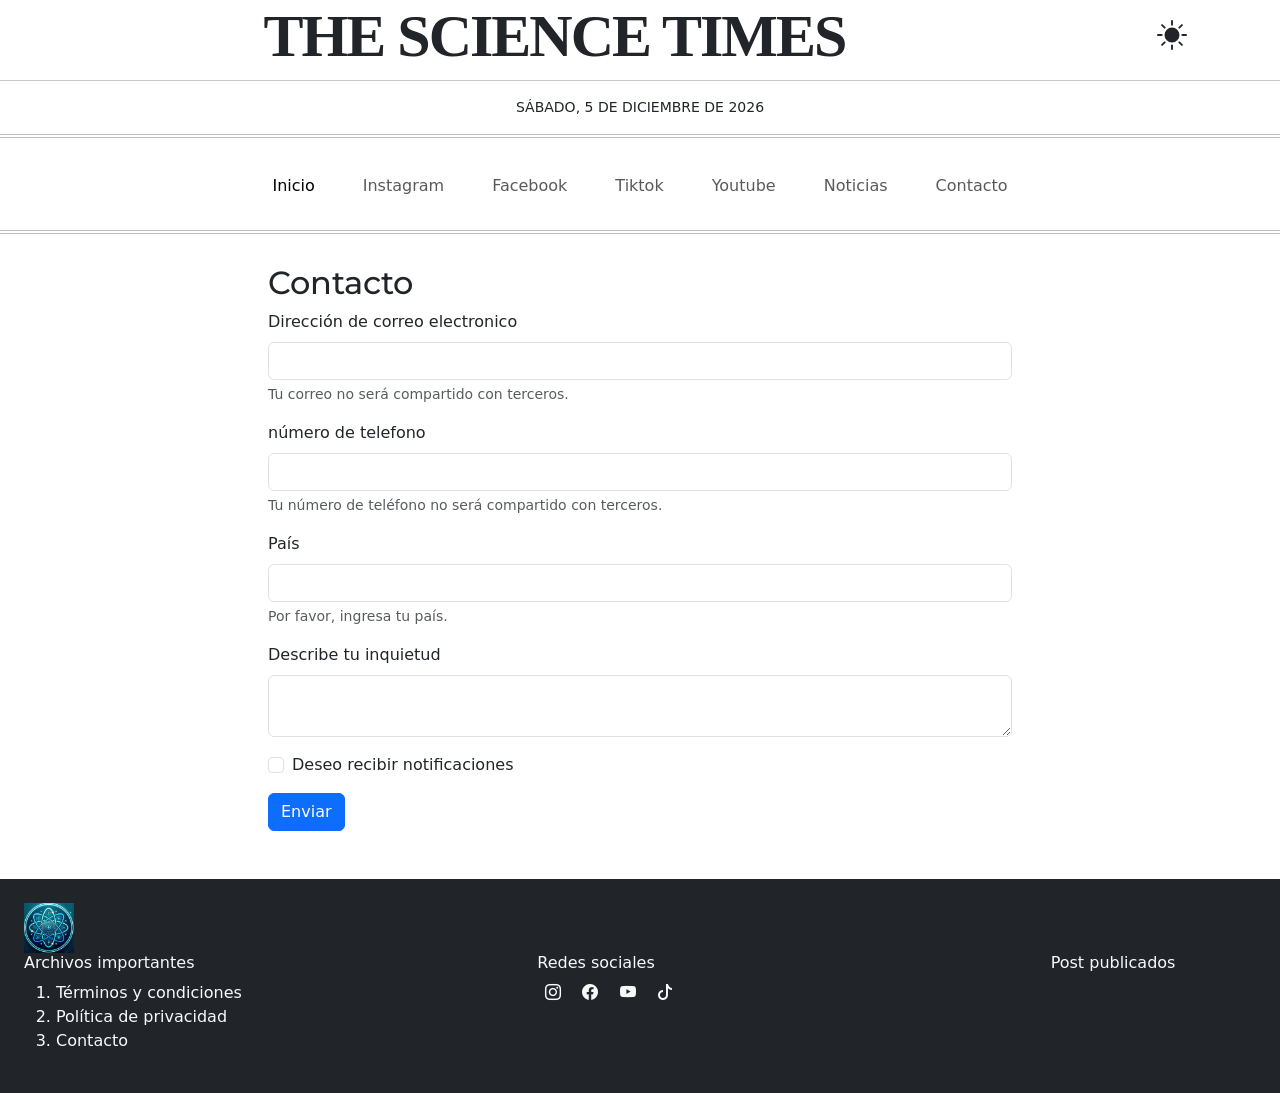
<file: contact.html>
<!DOCTYPE html>
<html lang="en">
<head>
    <!-- Configuración básica del documento -->
    <meta charset="UTF-8">
    <meta name="description" content="Hub de divulgación sobre Neurociencia y Matemáticas">
    <meta name="author" content="Victor Estarlin Sepulveda Lopez / 24-1091">
    <meta name="viewport" content="width=device-width, initial-scale=1.0">
    <meta name="robots" content="index, follow">
    <title>The Science Times</title>
    <link rel="icon" type="image/png" href="images/logo.png">
    <link href="https://fonts.googleapis.com/css2?family=Roboto&family=Montserrat:wght@700&display=swap"
        rel="stylesheet">
    <link rel="stylesheet" href="https://cdn.jsdelivr.net/npm/bootstrap-icons@1.11.3/font/bootstrap-icons.css">

    <!-- Importar hoja de estilos CSS -->
    <link rel="stylesheet" href="css/style.css">
</head>
<body>
    <!-- Encabezado principal del sitio web -->
    <header class="nyt-header">
        <div class="row">
            <div class="col-lg-8 col-sm-12">
                <h1 class="logo">THE SCIENCE TIMES</h1>
            </div>
            <div class="col-sm-12 col-lg-4">
                <svg xmlns="http://www.w3.org/2000/svg" width="16" height="16" fill="currentColor"
                    class="logo-modo bi bi-sun-fill" viewBox="0 0 16 16" id="toggle-mode">
                    <path
                        d="M8 12a4 4 0 1 0 0-8 4 4 0 0 0 0 8M8 0a.5.5 0 0 1 .5.5v2a.5.5 0 0 1-1 0v-2A.5.5 0 0 1 8 0m0 13a.5.5 0 0 1 .5.5v2a.5.5 0 0 1-1 0v-2A.5.5 0 0 1 8 13m8-5a.5.5 0 0 1-.5.5h-2a.5.5 0 0 1 0-1h2a.5.5 0 0 1 .5.5M3 8a.5.5 0 0 1-.5.5h-2a.5.5 0 0 1 0-1h2A.5.5 0 0 1 3 8m10.657-5.657a.5.5 0 0 1 0 .707l-1.414 1.415a.5.5 0 1 1-.707-.708l1.414-1.414a.5.5 0 0 1 .707 0m-9.193 9.193a.5.5 0 0 1 0 .707L3.05 13.657a.5.5 0 0 1-.707-.707l1.414-1.414a.5.5 0 0 1 .707 0m9.193 2.121a.5.5 0 0 1-.707 0l-1.414-1.414a.5.5 0 0 1 .707-.707l1.414 1.414a.5.5 0 0 1 0 .707M4.464 4.465a.5.5 0 0 1-.707 0L2.343 3.05a.5.5 0 1 1 .707-.707l1.414 1.414a.5.5 0 0 1 0 .708" />
                </svg>
            </div>
            <hr>
        </div>
        <div class="row">
            <p class="fecha-nyt" id="fecha-actual">Fecha actual</p>
            <hr class="double-line">
        </div>

    </header>

    <!-- Barra de navegación principal -->
    <nav class="navbar navbar-expand-lg" id="mi-nav">
        <div class="container-fluid">

            <!-- Botón para desplegar menú en dispositivos móviles -->
            <button class="navbar-toggler" type="button" data-bs-toggle="collapse" data-bs-target="#navbarContenido"
                aria-controls="navbarContenido" aria-expanded="false" aria-label="Toggle navigation">
                <span class="navbar-toggler-icon"></span>
            </button>

            <!-- Elementos de navegación (menú principal) -->
            <div class="collapse navbar-collapse justify-content-evenly" id="navbarContenido">
                <ul class="navbar-nav mx-auto" id="nav-text">
                    <li class="nav-item mx-3">
                        <a class="nav-link active" aria-current="page" href="index.html">Inicio</a>
                    </li>
                    <li class="nav-item mx-3">
                        <a class="nav-link" href="https://www.instagram.com">Instagram</a>
                    </li>
                    <li class="nav-item mx-3">
                        <a class="nav-link" href="https://www.facebook.com">Facebook</a>
                    </li>
                    <li class="nav-item mx-3">
                        <a class="nav-link" href="https://www.tiktok.com">Tiktok</a>
                    </li>
                    <li class="nav-item mx-3">
                        <a class="nav-link" href="https://www.youtube.com">Youtube</a>
                    </li>
                    <li class="nav-item mx-3">
                        <a class="nav-link" href="news.html">Noticias</a>
                    </li>
                    <li class="nav-item mx-3">
                        <a class="nav-link" href="contact.html">Contacto</a>
                    </li>
                </ul>
            </div>
        </div>
    </nav>
    <hr class="double-line">

    <!-- Sección de formulario de contacto para que los usuarios envíen consultas -->
    <div class="contactanos">
        <!-- Título principal de la sección de contacto -->
        <h2 class="container">Contacto</h2>
        <!-- Formulario Bootstrap con contenedor centrado -->
        <form action="mailto:starlin2404@gmail.com" method="post" enctype="text/plain" class = "container">
        
        <!-- CAMPO 1: Dirección de correo electrónico -->
        <div class="mb-3">
            <!-- Etiqueta para el campo de email (mb-3 = margen inferior de 3 unidades) -->
            <label for="exampleInputEmail1" class="form-label">Dirección de correo electronico</label>
            <!-- Campo de entrada de email con validación HTML5 -->
            <!-- aria-describedby="emailHelp" vincula esta entrada con el texto de ayuda -->
            <input type="email" class="form-control" id="exampleInputEmail1" aria-describedby="emailHelp">
            <!-- Texto de ayuda que aparece debajo del campo -->
            <div id="emailHelp" class="form-text">Tu correo no será compartido con terceros.</div>
        </div>

        <div class="mb-3">
            <!-- Etiqueta para el campo de email (mb-3 = margen inferior de 3 unidades) -->
            <label for="exampleInputphone" class="form-label">número de telefono</label>
            <!-- Campo de entrada de email con validación HTML5 -->
            <!-- aria-describedby="emailHelp" vincula esta entrada con el texto de ayuda -->
            <input type="tel" class="form-control" id="exampleInputphone" aria-describedby="phoneHelp">
            <!-- Texto de ayuda que aparece debajo del campo -->
            <div id="phoneHelp" class="form-text">Tu número de teléfono no será compartido con terceros.</div>
        </div>

        <div class="mb-3">
            <!-- Etiqueta para el campo de email (mb-3 = margen inferior de 3 unidades) -->
            <label for="exampleInputcountry" class="form-label">País</label>
            <!-- Campo de entrada de email con validación HTML5 -->
            <!-- aria-describedby="emailHelp" vincula esta entrada con el texto de ayuda -->
            <input type="text" class="form-control" id="exampleInputcountry" aria-describedby="countryHelp">
            <!-- Texto de ayuda que aparece debajo del campo -->
            <div id="countryHelp" class="form-text">Por favor, ingresa tu país.</div>
        </div>
        
        <!-- CAMPO 2: Textarea para describir la inquietud/mensaje del usuario -->
        <div class="mb-3">
            <!-- Etiqueta para el área de texto -->
            <label for="exampleInputPassword1" class="form-label">Describe tu inquietud</label>
            <!-- Área de texto para que el usuario escriba su mensaje (múltiples líneas) -->
            <textarea class="form-control" aria-label="With textarea"></textarea>
        </div>
        
        <!-- CAMPO 3: Checkbox para consentimiento de notificaciones -->
        <div class="mb-3 form-check">
            <!-- Checkbox que permite al usuario optar por recibir notificaciones -->
            <input type="checkbox" class="form-check-input" id="exampleCheck1">
            <!-- Etiqueta asociada al checkbox -->
            <label class="form-check-label" for="exampleCheck1">Deseo recibir notificaciones</label>
        </div>
        
        <!-- BOTÓN DE ENVÍO -->
        <!-- El atributo id="mostrarAlerta" vincula este botón con el JavaScript para mostrar la alerta -->
        <button type="submit" class="btn btn-primary" id="mostrarAlerta">Enviar</button>
        </form>
    </div>

    <!-- Pie de página -->
    <footer class="bg-dark text-light p-4 mt-5">
        <div class="text-center">
            <div class="row">
                <div class="col text-start">
                    <img src="images/logo.png" alt="logo del sitio" width="50" height="50">
                </div>
                <div class="row">
                    <div class="col-lg-5 col-sm-12 text-start">
                        <h6>Archivos importantes</h6>
                        <ol>
                            <li><a href="terminos_condiciones.html" class="footer_elements">Términos y condiciones</a>
                            </li>
                            <li><a href="privacidad.html" class="footer_elements">Política de privacidad</a></li>
                            <li><a href="contact.html" class="footer_elements">Contacto</a></li>
                        </ol>
                    </div>
                    <div class="col-lg-5 col-sm-12 text-start">
                        <div class="row">
                            <h6>Redes sociales</h6>
                        </div>
                        <a href="https://www.instagram.com/estarlinlopez46?igsh=MTNybWZua21mcGVnbg==" target="_blank"
                            rel="noopener noreferrer" class="icons">
                            <i class="bi bi-instagram m-2"></i> <!-- Instagram -->
                        </a>
                        <a href="https://www.facebook.com/" target="_blank" rel="noopener noreferrer" class="icons">
                            <i class="bi bi-facebook m-2"></i> <!-- Facebook -->
                        </a>
                        <a href="https://www.youtube.com/" target="_blank" rel="noopener noreferrer" class="icons">
                            <i class="bi bi-youtube m-2"></i> <!-- YouTube -->
                        </a>
                        <a href="https://www.tiktok.com/" target="_blank" rel="noopener noreferrer" class="icons">
                            <i class="bi bi-tiktok m-2"></i> <!-- TikTok -->
                        </a>
                    </div>
                    <div class="col-lg-2 cold-sm-12 text-start">
                        <h6>Post publicados</h6>
                    </div>
                </div>
            </div>
    </footer>

    <!-- Archivos y cdns -->
    <link href="https://cdn.jsdelivr.net/npm/bootstrap@5.3.8/dist/css/bootstrap.min.css" rel="stylesheet" 
    integrity="sha384-sRIl4kxILFvY47J16cr9ZwB07vP4J8+LH7qKQnuqkuIAvNWLzeN8tE5YBujZqJLB" crossorigin="anonymous">
    <script src="https://cdn.jsdelivr.net/npm/bootstrap@5.3.8/dist/js/bootstrap.bundle.min.js" 
    integrity="sha384-FKyoEForCGlyvwx9Hj09JcYn3nv7wiPVlz7YYwJrWVcXK/BmnVDxM+D2scQbITxI" crossorigin="anonymous"></script>
    <script src="main.js"></script>
</body>
</html>
</file>
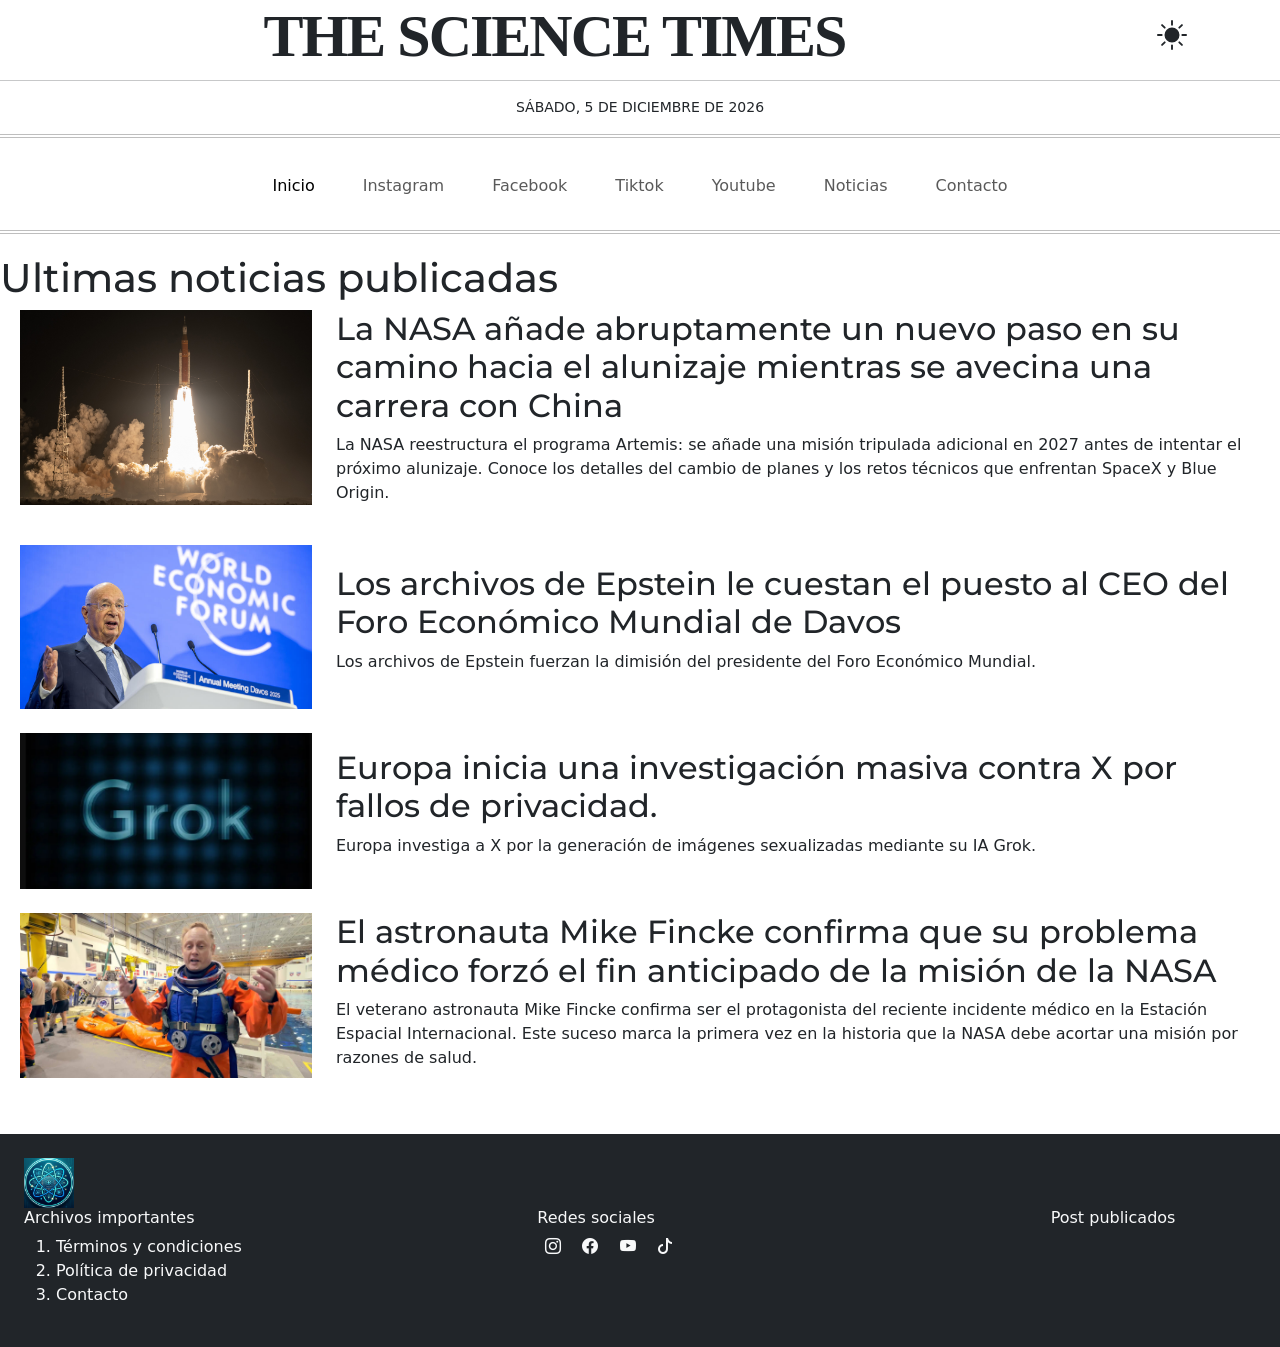
<file: news.html>
<!DOCTYPE html>
<html lang="en">
<head>
    <!-- Configuración básica del documento -->
    <meta charset="UTF-8">
    <meta name="description" content="Hub de divulgación sobre Neurociencia y Matemáticas">
    <meta name="author" content="Victor Estarlin Sepulveda Lopez / 24-1091">
    <meta name="viewport" content="width=device-width, initial-scale=1.0">
    <meta name="robots" content="index, follow">
    <title>Noticias</title>
    <link rel="icon" type="image/png" href="images/logo.png">
    <link href="https://fonts.googleapis.com/css2?family=Roboto&family=Montserrat:wght@700&display=swap"
        rel="stylesheet">
    <link rel="stylesheet" href="https://cdn.jsdelivr.net/npm/bootstrap-icons@1.11.3/font/bootstrap-icons.css">

    <!-- Importar hoja de estilos CSS -->
    <link rel="stylesheet" href="css/style.css">
</head>
<body>
    <!-- Encabezado principal del sitio web -->
    <header class="nyt-header">
        <div class="row">
            <div class="col-lg-8 col-sm-12">
                <h1 class="logo">THE SCIENCE TIMES</h1>
            </div>
            <div class="col-sm-12 col-lg-4">
                <svg xmlns="http://www.w3.org/2000/svg" width="16" height="16" fill="currentColor"
                    class="logo-modo bi bi-sun-fill" viewBox="0 0 16 16" id="toggle-mode">
                    <path
                        d="M8 12a4 4 0 1 0 0-8 4 4 0 0 0 0 8M8 0a.5.5 0 0 1 .5.5v2a.5.5 0 0 1-1 0v-2A.5.5 0 0 1 8 0m0 13a.5.5 0 0 1 .5.5v2a.5.5 0 0 1-1 0v-2A.5.5 0 0 1 8 13m8-5a.5.5 0 0 1-.5.5h-2a.5.5 0 0 1 0-1h2a.5.5 0 0 1 .5.5M3 8a.5.5 0 0 1-.5.5h-2a.5.5 0 0 1 0-1h2A.5.5 0 0 1 3 8m10.657-5.657a.5.5 0 0 1 0 .707l-1.414 1.415a.5.5 0 1 1-.707-.708l1.414-1.414a.5.5 0 0 1 .707 0m-9.193 9.193a.5.5 0 0 1 0 .707L3.05 13.657a.5.5 0 0 1-.707-.707l1.414-1.414a.5.5 0 0 1 .707 0m9.193 2.121a.5.5 0 0 1-.707 0l-1.414-1.414a.5.5 0 0 1 .707-.707l1.414 1.414a.5.5 0 0 1 0 .707M4.464 4.465a.5.5 0 0 1-.707 0L2.343 3.05a.5.5 0 1 1 .707-.707l1.414 1.414a.5.5 0 0 1 0 .708" />
                </svg>
            </div>
            <hr>
        </div>
        <div class="row">
            <p class="fecha-nyt" id="fecha-actual">Fecha actual</p>
            <hr class="double-line">
        </div>

    </header>

        <!-- Barra de navegación principal -->
    <nav class="navbar navbar-expand-lg" id="mi-nav">
        <div class="container-fluid">

            <!-- Botón para desplegar menú en dispositivos móviles -->
            <button class="navbar-toggler" type="button" data-bs-toggle="collapse" data-bs-target="#navbarContenido"
                aria-controls="navbarContenido" aria-expanded="false" aria-label="Toggle navigation">
                <span class="navbar-toggler-icon"></span>
            </button>

            <!-- Elementos de navegación (menú principal) -->
            <div class="collapse navbar-collapse justify-content-evenly" id="navbarContenido">
                <ul class="navbar-nav mx-auto" id="nav-text">
                    <li class="nav-item mx-3">
                        <a class="nav-link active" aria-current="page" href="index.html">Inicio</a>
                    </li>
                    <li class="nav-item mx-3">
                        <a class="nav-link" href="https://www.instagram.com">Instagram</a>
                    </li>
                    <li class="nav-item mx-3">
                        <a class="nav-link" href="https://www.facebook.com">Facebook</a>
                    </li>
                    <li class="nav-item mx-3">
                        <a class="nav-link" href="https://www.tiktok.com">Tiktok</a>
                    </li>
                    <li class="nav-item mx-3">
                        <a class="nav-link" href="https://www.youtube.com">Youtube</a>
                    </li>
                    <li class="nav-item mx-3">
                        <a class="nav-link" href="news.html">Noticias</a>
                    </li>
                    <li class="nav-item mx-3">
                        <a class="nav-link" href="contact.html">Contacto</a>
                    </li>
                </ul>
            </div>
        </div>
    </nav>
    <hr class="double-line">

    <main>
        <h1>Ultimas noticias publicadas</h1>
        <div class="dimension">
            <a href="artemis.html" class="a-post"><div class="row mb-4" id="post-1">
                <div class="col-lg-3 col-sm-12">
                    <img src = "images/artemis III.jpeg" alt="Imagen de la misión Artemis III" class="img-fluid" width="500px" height="auto">
                </div>
                <div class="col-lg-9 col-sm-12 d-flex flex-column justify-content-center">
                    <h2>La NASA añade abruptamente un nuevo paso en su camino hacia el alunizaje mientras se avecina una carrera con China</h2>
                    <p>La NASA reestructura el programa Artemis: se añade una misión tripulada adicional en 2027 antes de intentar el próximo alunizaje. Conoce los detalles del cambio de planes y los retos técnicos que enfrentan SpaceX y Blue Origin.</p>
                    
                </div>
            </div></a>
            <a href="astronauta.html" class="a-post"><div class="row mb-4">
                <div class="col-lg-3 col-sm-12">
                    <img src = "images/foto economico.jpg" alt="Imagen de la noticia económica" class="img-fluid" width="500px" height="auto">
                </div>
                <div class="col-lg-9 col-sm-12 d-flex flex-column justify-content-center">
                    <h2>Los archivos de Epstein le cuestan el puesto al CEO del Foro Económico Mundial de Davos</h2>
                    <p>Los archivos de Epstein fuerzan la dimisión del presidente del Foro Económico Mundial.</p>
                    
                </div>
            </div></a>
            <a href="artemis.html" class="a-post"><div class="row mb-4" id="post-3">
                <div class="col-lg-3 col-sm-12">
                    <img src = "images/grook.jpg" alt="Imagen de Grok" class="img-fluid" width="500px" height="auto">
                </div>
                <div class="col-lg-9 col-sm-12 d-flex flex-column justify-content-center">
                    <h2>Europa inicia una investigación masiva contra X por fallos de privacidad.</h2>
                    <p>Europa investiga a X por la generación de imágenes sexualizadas mediante su IA Grok.</p>
                    
                </div>
            </div></a>
            <a href="astronauta.html" class="a-post"><div class="row mb-4" id="post-4">
                <div class="col-lg-3 col-sm-12">
                    <img src = "images/mike fincke.jpg" alt="Imagen de Mike Fincke" class="img-fluid" width="500px" height="auto">
                </div>
                <div class="col-lg-9 col-sm-12 d-flex flex-column justify-content-center">
                    <h2>El astronauta Mike Fincke confirma que su problema médico forzó el fin anticipado de la misión de la NASA</h2>
                    <p>El veterano astronauta Mike Fincke confirma ser el protagonista del reciente incidente médico en la Estación Espacial Internacional. Este suceso marca la primera vez en la historia que la NASA debe acortar una misión por razones de salud.</p>
                    
                </div>
            </div></a>
        </div>
    </main>

    <!-- Pie de página -->
    <footer class="bg-dark text-light p-4 mt-5">
        <div class="text-center">
            <div class="row">
                <div class="col text-start">
                    <img src="images/logo.png" alt="logo del sitio" width="50" height="50">
                </div>
                <div class="row">
                    <div class="col-lg-5 col-sm-12 text-start">
                        <h6>Archivos importantes</h6>
                        <ol>
                            <li><a href="terminos_condiciones.html" class="footer_elements">Términos y condiciones</a>
                            </li>
                            <li><a href="privacidad.html" class="footer_elements">Política de privacidad</a></li>
                            <li><a href="contact.html" class="footer_elements">Contacto</a></li>
                        </ol>
                    </div>
                    <div class="col-lg-5 col-sm-12 text-start">
                        <div class="row">
                            <h6>Redes sociales</h6>
                        </div>
                        <a href="https://www.instagram.com/estarlinlopez46?igsh=MTNybWZua21mcGVnbg==" target="_blank"
                            rel="noopener noreferrer" class="icons">
                            <i class="bi bi-instagram m-2"></i> <!-- Instagram -->
                        </a>
                        <a href="https://www.facebook.com/" target="_blank" rel="noopener noreferrer" class="icons">
                            <i class="bi bi-facebook m-2"></i> <!-- Facebook -->
                        </a>
                        <a href="https://www.youtube.com/" target="_blank" rel="noopener noreferrer" class="icons">
                            <i class="bi bi-youtube m-2"></i> <!-- YouTube -->
                        </a>
                        <a href="https://www.tiktok.com/" target="_blank" rel="noopener noreferrer" class="icons">
                            <i class="bi bi-tiktok m-2"></i> <!-- TikTok -->
                        </a>
                    </div>
                    <div class="col-lg-2 cold-sm-12 text-start">
                        <h6>Post publicados</h6>
                    </div>
                </div>
            </div>
    </footer>

    <!-- Archivos y cdns -->
    <link href="https://cdn.jsdelivr.net/npm/bootstrap@5.3.8/dist/css/bootstrap.min.css" rel="stylesheet" 
    integrity="sha384-sRIl4kxILFvY47J16cr9ZwB07vP4J8+LH7qKQnuqkuIAvNWLzeN8tE5YBujZqJLB" crossorigin="anonymous">
    <script src="https://cdn.jsdelivr.net/npm/bootstrap@5.3.8/dist/js/bootstrap.bundle.min.js" 
    integrity="sha384-FKyoEForCGlyvwx9Hj09JcYn3nv7wiPVlz7YYwJrWVcXK/BmnVDxM+D2scQbITxI" crossorigin="anonymous"></script>
    <script src="main.js"></script>
</body>
</html>
</file>
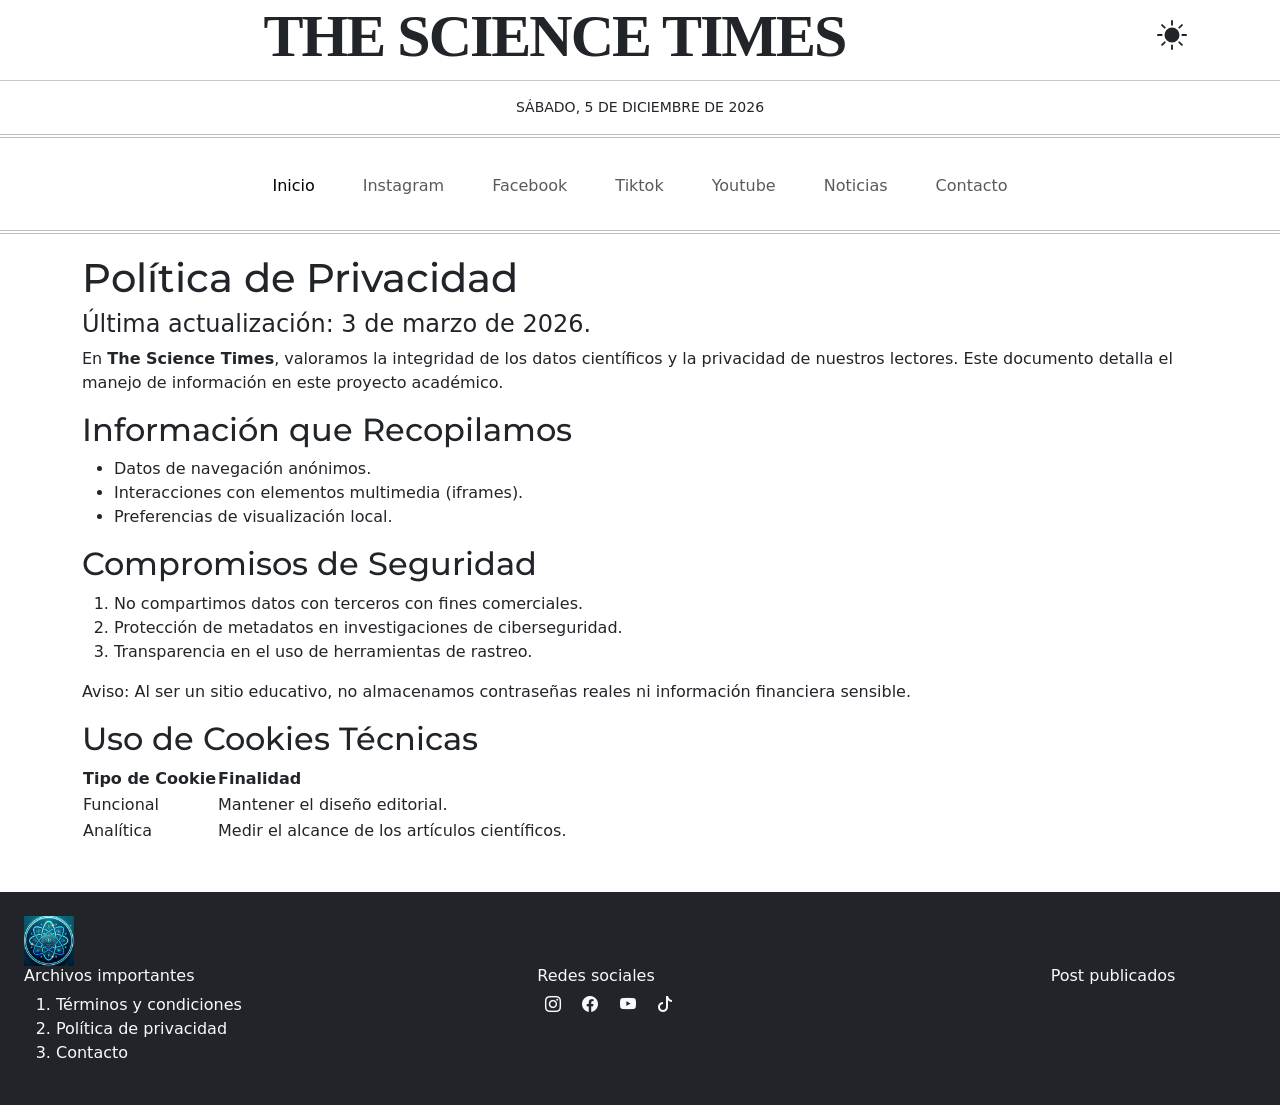
<file: privacidad.html>
<!DOCTYPE html>
<html lang="en">
<head>
    <!-- Configuración básica del documento -->
    <meta charset="UTF-8">
    <meta name="description" content="Hub de divulgación sobre Neurociencia y Matemáticas">
    <meta name="author" content="Victor Estarlin Sepulveda Lopez / 24-1091">
    <meta name="viewport" content="width=device-width, initial-scale=1.0">
    <meta name="robots" content="index, follow">
    <title>The Science Times</title>
    <link rel="icon" type="image/png" href="images/logo.png">
    <link href="https://fonts.googleapis.com/css2?family=Roboto&family=Montserrat:wght@700&display=swap"
        rel="stylesheet">
    <link rel="stylesheet" href="https://cdn.jsdelivr.net/npm/bootstrap-icons@1.11.3/font/bootstrap-icons.css">

    <!-- Importar hoja de estilos CSS -->
    <link rel="stylesheet" href="css/style.css">
</head>
<body>
    <!-- Encabezado principal del sitio web -->
    <header class="nyt-header">
        <div class="row">
            <div class="col-lg-8 col-sm-12">
                <h1 class="logo">THE SCIENCE TIMES</h1>
            </div>
            <div class="col-sm-12 col-lg-4">
                <svg xmlns="http://www.w3.org/2000/svg" width="16" height="16" fill="currentColor"
                    class="logo-modo bi bi-sun-fill" viewBox="0 0 16 16" id="toggle-mode">
                    <path
                        d="M8 12a4 4 0 1 0 0-8 4 4 0 0 0 0 8M8 0a.5.5 0 0 1 .5.5v2a.5.5 0 0 1-1 0v-2A.5.5 0 0 1 8 0m0 13a.5.5 0 0 1 .5.5v2a.5.5 0 0 1-1 0v-2A.5.5 0 0 1 8 13m8-5a.5.5 0 0 1-.5.5h-2a.5.5 0 0 1 0-1h2a.5.5 0 0 1 .5.5M3 8a.5.5 0 0 1-.5.5h-2a.5.5 0 0 1 0-1h2A.5.5 0 0 1 3 8m10.657-5.657a.5.5 0 0 1 0 .707l-1.414 1.415a.5.5 0 1 1-.707-.708l1.414-1.414a.5.5 0 0 1 .707 0m-9.193 9.193a.5.5 0 0 1 0 .707L3.05 13.657a.5.5 0 0 1-.707-.707l1.414-1.414a.5.5 0 0 1 .707 0m9.193 2.121a.5.5 0 0 1-.707 0l-1.414-1.414a.5.5 0 0 1 .707-.707l1.414 1.414a.5.5 0 0 1 0 .707M4.464 4.465a.5.5 0 0 1-.707 0L2.343 3.05a.5.5 0 1 1 .707-.707l1.414 1.414a.5.5 0 0 1 0 .708" />
                </svg>
            </div>
            <hr>
        </div>
        <div class="row">
            <p class="fecha-nyt" id="fecha-actual">Fecha actual</p>
            <hr class="double-line">
        </div>

    </header>

    <!-- Barra de navegación principal -->
    <nav class="navbar navbar-expand-lg" id="mi-nav">
        <div class="container-fluid">

            <!-- Botón para desplegar menú en dispositivos móviles -->
            <button class="navbar-toggler" type="button" data-bs-toggle="collapse" data-bs-target="#navbarContenido"
                aria-controls="navbarContenido" aria-expanded="false" aria-label="Toggle navigation">
                <span class="navbar-toggler-icon"></span>
            </button>

            <!-- Elementos de navegación (menú principal) -->
            <div class="collapse navbar-collapse justify-content-evenly" id="navbarContenido">
                <ul class="navbar-nav mx-auto" id="nav-text">
                    <li class="nav-item mx-3">
                        <a class="nav-link active" aria-current="page" href="index.html">Inicio</a>
                    </li>
                    <li class="nav-item mx-3">
                        <a class="nav-link" href="https://www.instagram.com">Instagram</a>
                    </li>
                    <li class="nav-item mx-3">
                        <a class="nav-link" href="https://www.facebook.com">Facebook</a>
                    </li>
                    <li class="nav-item mx-3">
                        <a class="nav-link" href="https://www.tiktok.com">Tiktok</a>
                    </li>
                    <li class="nav-item mx-3">
                        <a class="nav-link" href="https://www.youtube.com">Youtube</a>
                    </li>
                    <li class="nav-item mx-3">
                        <a class="nav-link" href="#">Noticias</a>
                    </li>
                    <li class="nav-item mx-3">
                        <a class="nav-link" href="contact.html">Contacto</a>
                    </li>
                </ul>
            </div>
        </div>
    </nav>
    <hr class="double-line">

    <div class="container">

    <h1>Política de Privacidad</h1>
    <h4>Última actualización: 3 de marzo de 2026.</h4>

    <p>En <strong>The Science Times</strong>, valoramos la integridad de los datos científicos y la privacidad de nuestros lectores. 
        Este documento detalla el manejo de información en este proyecto académico.</p>

    <h2>Información que Recopilamos</h2>

    <ul>
        <li>Datos de navegación anónimos.</li>
        <li>Interacciones con elementos multimedia (iframes).</li>
        <li>Preferencias de visualización local.</li>
    </ul>
    
    <h2>Compromisos de Seguridad</h2>
    <ol>
        <li>No compartimos datos con terceros con fines comerciales.</li>
        <li>Protección de metadatos en investigaciones de ciberseguridad.</li>
        <li>Transparencia en el uso de herramientas de rastreo.</li>
    </ol>

    <p>Aviso: Al ser un sitio educativo, no almacenamos contraseñas reales ni información financiera sensible.</p>

    <h2>Uso de Cookies Técnicas</h2>
    <table class="tabla-cookies">
        <tr>
            <th>Tipo de Cookie</th>
                <th>Finalidad</th>
            </tr>
            <tr>
                <td>Funcional</td>
                <td>Mantener el diseño editorial.</td>
            </tr>
            <tr>
                <td>Analítica</td>
                <td>Medir el alcance de los artículos científicos.</td>
            </tr>
        </table>

    </div>
    
    <!-- Pie de página -->
    <footer class="bg-dark text-light p-4 mt-5">
        <div class="text-center">
            <div class="row">
                <div class="col text-start">
                    <img src="images/logo.png" alt="logo del sitio" width="50" height="50">
                </div>
                <div class="row">
                    <div class="col-lg-5 col-sm-12 text-start">
                        <h6>Archivos importantes</h6>
                        <ol>
                            <li><a href="terminos_condiciones.html" class="footer_elements">Términos y condiciones</a>
                            </li>
                            <li><a href="privacidad.html" class="footer_elements">Política de privacidad</a></li>
                            <li><a href="contact.html" class="footer_elements">Contacto</a></li>
                        </ol>
                    </div>
                    <div class="col-lg-5 col-sm-12 text-start">
                        <div class="row">
                            <h6>Redes sociales</h6>
                        </div>
                        <a href="https://www.instagram.com/estarlinlopez46?igsh=MTNybWZua21mcGVnbg==" target="_blank"
                            rel="noopener noreferrer" class="icons">
                            <i class="bi bi-instagram m-2"></i> <!-- Instagram -->
                        </a>
                        <a href="https://www.facebook.com/" target="_blank" rel="noopener noreferrer" class="icons">
                            <i class="bi bi-facebook m-2"></i> <!-- Facebook -->
                        </a>
                        <a href="https://www.youtube.com/" target="_blank" rel="noopener noreferrer" class="icons">
                            <i class="bi bi-youtube m-2"></i> <!-- YouTube -->
                        </a>
                        <a href="https://www.tiktok.com/" target="_blank" rel="noopener noreferrer" class="icons">
                            <i class="bi bi-tiktok m-2"></i> <!-- TikTok -->
                        </a>
                    </div>
                    <div class="col-lg-2 cold-sm-12 text-start">
                        <h6>Post publicados</h6>
                    </div>
                </div>
            </div>
    </footer>

    <!-- Archivos y cdns -->
    <link href="https://cdn.jsdelivr.net/npm/bootstrap@5.3.8/dist/css/bootstrap.min.css" rel="stylesheet" 
    integrity="sha384-sRIl4kxILFvY47J16cr9ZwB07vP4J8+LH7qKQnuqkuIAvNWLzeN8tE5YBujZqJLB" crossorigin="anonymous">
    <script src="https://cdn.jsdelivr.net/npm/bootstrap@5.3.8/dist/js/bootstrap.bundle.min.js" 
    integrity="sha384-FKyoEForCGlyvwx9Hj09JcYn3nv7wiPVlz7YYwJrWVcXK/BmnVDxM+D2scQbITxI" crossorigin="anonymous"></script>
    <script src="main.js"></script>
</body>
</html>
</file>
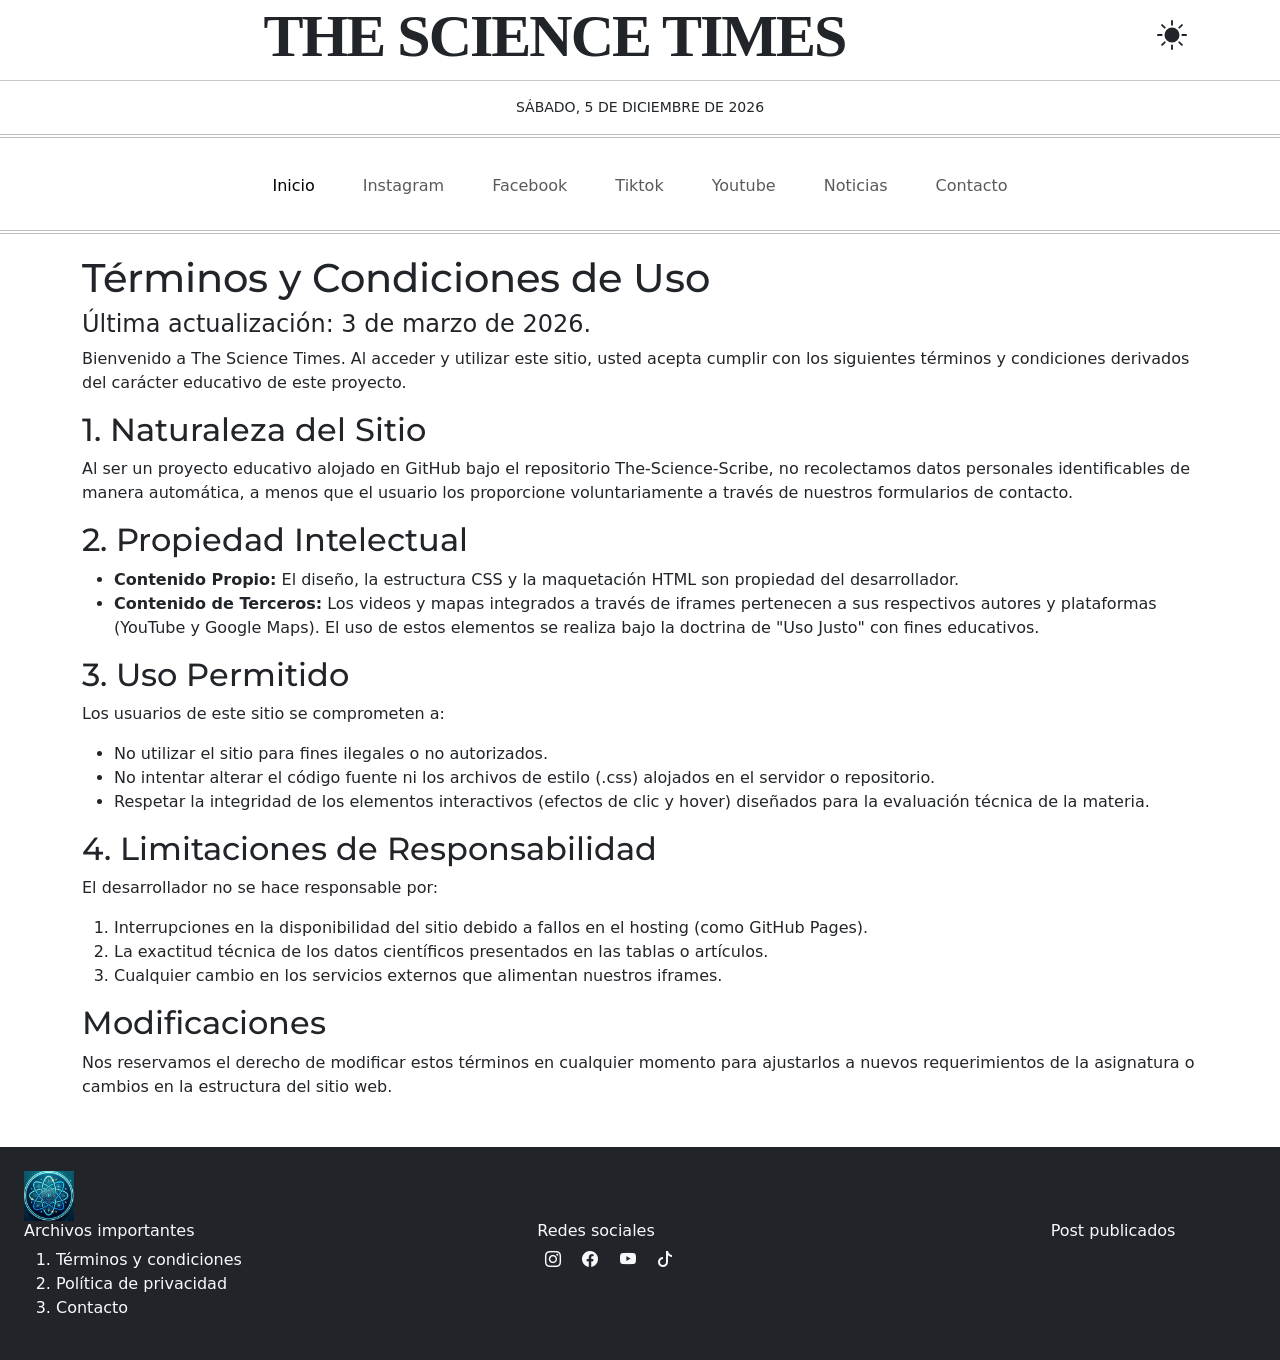
<file: terminos_condiciones.html>
<!DOCTYPE html>
<html lang="en">
<head>
    <!-- Configuración básica del documento -->
    <meta charset="UTF-8">
    <meta name="description" content="Hub de divulgación sobre Neurociencia y Matemáticas">
    <meta name="author" content="Victor Estarlin Sepulveda Lopez / 24-1091">
    <meta name="viewport" content="width=device-width, initial-scale=1.0">
    <meta name="robots" content="index, follow">
    <title>The Science Times</title>
    <link rel="icon" type="image/png" href="images/logo.png">
    <link href="https://fonts.googleapis.com/css2?family=Roboto&family=Montserrat:wght@700&display=swap"
        rel="stylesheet">
    <link rel="stylesheet" href="https://cdn.jsdelivr.net/npm/bootstrap-icons@1.11.3/font/bootstrap-icons.css">

    <!-- Importar hoja de estilos CSS -->
    <link rel="stylesheet" href="css/style.css">
</head>
<body>
    <!-- Encabezado principal del sitio web -->
    <header class="nyt-header">
        <div class="row">
            <div class="col-lg-8 col-sm-12">
                <h1 class="logo">THE SCIENCE TIMES</h1>
            </div>
            <div class="col-sm-12 col-lg-4">
                <svg xmlns="http://www.w3.org/2000/svg" width="16" height="16" fill="currentColor"
                    class="logo-modo bi bi-sun-fill" viewBox="0 0 16 16" id="toggle-mode">
                    <path
                        d="M8 12a4 4 0 1 0 0-8 4 4 0 0 0 0 8M8 0a.5.5 0 0 1 .5.5v2a.5.5 0 0 1-1 0v-2A.5.5 0 0 1 8 0m0 13a.5.5 0 0 1 .5.5v2a.5.5 0 0 1-1 0v-2A.5.5 0 0 1 8 13m8-5a.5.5 0 0 1-.5.5h-2a.5.5 0 0 1 0-1h2a.5.5 0 0 1 .5.5M3 8a.5.5 0 0 1-.5.5h-2a.5.5 0 0 1 0-1h2A.5.5 0 0 1 3 8m10.657-5.657a.5.5 0 0 1 0 .707l-1.414 1.415a.5.5 0 1 1-.707-.708l1.414-1.414a.5.5 0 0 1 .707 0m-9.193 9.193a.5.5 0 0 1 0 .707L3.05 13.657a.5.5 0 0 1-.707-.707l1.414-1.414a.5.5 0 0 1 .707 0m9.193 2.121a.5.5 0 0 1-.707 0l-1.414-1.414a.5.5 0 0 1 .707-.707l1.414 1.414a.5.5 0 0 1 0 .707M4.464 4.465a.5.5 0 0 1-.707 0L2.343 3.05a.5.5 0 1 1 .707-.707l1.414 1.414a.5.5 0 0 1 0 .708" />
                </svg>
            </div>
            <hr>
        </div>
        <div class="row">
            <p class="fecha-nyt" id="fecha-actual">Fecha actual</p>
            <hr class="double-line">
        </div>

    </header>

    <!-- Barra de navegación principal -->
    <nav class="navbar navbar-expand-lg" id="mi-nav">
        <div class="container-fluid">

            <!-- Botón para desplegar menú en dispositivos móviles -->
            <button class="navbar-toggler" type="button" data-bs-toggle="collapse" data-bs-target="#navbarContenido"
                aria-controls="navbarContenido" aria-expanded="false" aria-label="Toggle navigation">
                <span class="navbar-toggler-icon"></span>
            </button>

            <!-- Elementos de navegación (menú principal) -->
            <div class="collapse navbar-collapse justify-content-evenly" id="navbarContenido">
                <ul class="navbar-nav mx-auto" id="nav-text">
                    <li class="nav-item mx-3">
                        <a class="nav-link active" aria-current="page" href="index.html">Inicio</a>
                    </li>
                    <li class="nav-item mx-3">
                        <a class="nav-link" href="https://www.instagram.com">Instagram</a>
                    </li>
                    <li class="nav-item mx-3">
                        <a class="nav-link" href="https://www.facebook.com">Facebook</a>
                    </li>
                    <li class="nav-item mx-3">
                        <a class="nav-link" href="https://www.tiktok.com">Tiktok</a>
                    </li>
                    <li class="nav-item mx-3">
                        <a class="nav-link" href="https://www.youtube.com">Youtube</a>
                    </li>
                    <li class="nav-item mx-3">
                        <a class="nav-link" href="#">Noticias</a>
                    </li>
                    <li class="nav-item mx-3">
                        <a class="nav-link" href="contact.html">Contacto</a>
                    </li>
                </ul>
            </div>
        </div>
    </nav>
    <hr class="double-line">

    <div class="container">

    <h1>Términos y Condiciones de Uso</h1>
    <h4>Última actualización: 3 de marzo de 2026.</h4>

    <p>Bienvenido a The Science Times. Al acceder y utilizar este sitio, 
        usted acepta cumplir con los siguientes términos y condiciones derivados del carácter educativo de este proyecto.</p>

    <h2>1. Naturaleza del Sitio</h2>

    <p>Al ser un proyecto educativo alojado en GitHub bajo el repositorio The-Science-Scribe, 
        no recolectamos datos personales identificables de manera automática, 
        a menos que el usuario los proporcione voluntariamente a través de nuestros formularios de contacto.</p>
    
    <h2>2. Propiedad Intelectual</h2>
    
    <ul>
        <li><strong>Contenido Propio:</strong> El diseño, la estructura CSS y la maquetación HTML son propiedad del desarrollador.</li>
        <li><strong>Contenido de Terceros:</strong> Los videos y mapas integrados a través de iframes pertenecen a sus respectivos autores y plataformas (YouTube y Google Maps). 
            El uso de estos elementos se realiza bajo la doctrina de "Uso Justo" con fines educativos.</li>
    </ul>

    <h2>3. Uso Permitido</h2>

    <p>Los usuarios de este sitio se comprometen a:</p>
    <ul>
        <li>No utilizar el sitio para fines ilegales o no autorizados.</li>
        <li>No intentar alterar el código fuente ni los archivos de estilo (.css) alojados en el servidor o repositorio.</li>
        <li>Respetar la integridad de los elementos interactivos (efectos de clic y hover) diseñados para la evaluación técnica de la materia.</li>
    </ul>

    <h2>4. Limitaciones de Responsabilidad</h2>

    <p>El desarrollador no se hace responsable por:</p>

    <ol>
        <li>Interrupciones en la disponibilidad del sitio debido a fallos en el hosting (como GitHub Pages).</li>
        <li>La exactitud técnica de los datos científicos presentados en las tablas o artículos.</li>
        <li>Cualquier cambio en los servicios externos que alimentan nuestros iframes.</li>
    </ol>

    <h2>Modificaciones</h2>
    <p>Nos reservamos el derecho de modificar estos 
        términos en cualquier momento para ajustarlos a nuevos requerimientos de la asignatura o cambios en la estructura del sitio web.</p>

    </div>
    
    <!-- Pie de página -->
    <footer class="bg-dark text-light p-4 mt-5">
        <div class="text-center">
            <div class="row">
                <div class="col text-start">
                    <img src="images/logo.png" alt="logo del sitio" width="50" height="50">
                </div>
                <div class="row">
                    <div class="col-lg-5 col-sm-12 text-start">
                        <h6>Archivos importantes</h6>
                        <ol>
                            <li><a href="terminos_condiciones.html" class="footer_elements">Términos y condiciones</a>
                            </li>
                            <li><a href="privacidad.html" class="footer_elements">Política de privacidad</a></li>
                            <li><a href="contact.html" class="footer_elements">Contacto</a></li>
                        </ol>
                    </div>
                    <div class="col-lg-5 col-sm-12 text-start">
                        <div class="row">
                            <h6>Redes sociales</h6>
                        </div>
                        <a href="https://www.instagram.com/estarlinlopez46?igsh=MTNybWZua21mcGVnbg==" target="_blank"
                            rel="noopener noreferrer" class="icons">
                            <i class="bi bi-instagram m-2"></i> <!-- Instagram -->
                        </a>
                        <a href="https://www.facebook.com/" target="_blank" rel="noopener noreferrer" class="icons">
                            <i class="bi bi-facebook m-2"></i> <!-- Facebook -->
                        </a>
                        <a href="https://www.youtube.com/" target="_blank" rel="noopener noreferrer" class="icons">
                            <i class="bi bi-youtube m-2"></i> <!-- YouTube -->
                        </a>
                        <a href="https://www.tiktok.com/" target="_blank" rel="noopener noreferrer" class="icons">
                            <i class="bi bi-tiktok m-2"></i> <!-- TikTok -->
                        </a>
                    </div>
                    <div class="col-lg-2 cold-sm-12 text-start">
                        <h6>Post publicados</h6>
                    </div>
                </div>
            </div>
    </footer>

    <!-- Archivos y cdns -->
    <link href="https://cdn.jsdelivr.net/npm/bootstrap@5.3.8/dist/css/bootstrap.min.css" rel="stylesheet" 
    integrity="sha384-sRIl4kxILFvY47J16cr9ZwB07vP4J8+LH7qKQnuqkuIAvNWLzeN8tE5YBujZqJLB" crossorigin="anonymous">
    <script src="https://cdn.jsdelivr.net/npm/bootstrap@5.3.8/dist/js/bootstrap.bundle.min.js" 
    integrity="sha384-FKyoEForCGlyvwx9Hj09JcYn3nv7wiPVlz7YYwJrWVcXK/BmnVDxM+D2scQbITxI" crossorigin="anonymous"></script>
    <script src="main.js"></script>
</body>
</html>
</file>
<file: css/style.css>
/* ============================================
   ESTILOS GENERALES DEL SITIO
   ============================================ */

/* Estilos del cuerpo principal */
html, body {
    overflow-x: hidden;
}

body {
    background-color: #ffffff;
    color: #333;
    max-width: auto;
    margin: 0 auto;
    font-family: 'Roboto', sans-serif;
}

body.dark-mode {
    background-color: #121212;
    color: #ffffff;
    max-width: auto;
    margin: 0 auto;
}

h1, h2, h3 {
    font-family: "Montserrat", sans-serif;
}

/* Estilos del logo principal */
.logo{
    font-size: 60px;
    text-align: right;
    font-family:'Times New Roman', serif;
    font-weight: 900;
    letter-spacing: -2px;
}

/* Línea divisoria doble */
hr.double-line {
    border: none;
    border-top: 4px double #000;
    margin-bottom: 20px;
}

/* ============================================
    ESTILOS DE ARTÍCULOS
   ============================================ */

/* Título del artículo principal */
.title-article{
    text-align: left;
    border-bottom: 1px solid #000;
    padding: 10px
}

/* Párrafo de introducción destacado */
.introduction{
    font-style: italic;
    padding: 10px;
}

/* Cuadro de información del editor */
.info-padding{
    border: 1px solid #333;
    padding: 40px;
    margin: 15px 0;
}

/* ============================================
   ESTILOS DE SECCIONES LATERALES
   ============================================ */

/* Sección de anuncios publicitarios */
.anuncio-margin{
    border: 1px solid #999;
    margin: 50px;
    font-size: 12px;
    text-align: center;
}

/* ============================================
   ESTILOS DE TABLAS
   ============================================ */

/* Tabla de elementos con bordes */
.table-elements, .table-elements th, .table-elements td {
    border: 1px solid #000;
    border-collapse: collapse;
    padding: 8px;
    width: 100%;
}

/* Fecha del sitio */
.fecha-nyt{
    font-size: 14px;
    text-align: center;
    text-transform: uppercase;
}

/* ============================================
   ESTILOS INTERACTIVOS
   ============================================ */

/* Efecto hover (al pasar el mouse) sobre botones e cajas */
.btn-hover-1:hover, .box-hover-2:hover {
    color: #fff;
    background-color: #326891;
    font-size: 20px;
    cursor: pointer;
}

/* Efecto active (al hacer clic) sobre botones e cajas */
.btn-click-1:active, .box-click-2:active {
    color: #ffff00;
    background-color: #000;
    font-size: 10px
}

/* ============================================
   ESTILOS DE POSICIONAMIENTO FIJO
   ============================================ */

/* Widget de noticias en vivo en esquina fija (siempre visible) */
.news-fixed{
    position: fixed;
    bottom: 100px;
    right: 10px;
    background: #000;
    color: #fff;
    padding: 5px;
    border: 1px solid white;
    z-index: 100;
}

/* Efecto de elevación al pasar el mouse sobre tarjetas */
.card:hover{
    box-shadow: 0 4px 20px rgba(0,0,0,0.2);
    transform: translateY(-5px);
}

.card{
    cursor: pointer;
}

/* Estilos para la sección de contacto con márgenes laterales */
.contactanos{
    padding-left: 20%;
    padding-right: 20%;
    padding-top: 10px;    padding-top: 10px;
}

.multimedia{
    padding-left: 20%;
    padding-right: auto;
}

.title_home{
    background-color: rgba(0,0,0,0);
    cursor: pointer;
    position: absolute;
    left: 44%;
}

.img_cover{
    height:1000px;
    height: auto;
    object-fit:cover;
    width:100%;
}

.a_title{
    text-decoration: none;
    color: white;
}

.parrafo_post{
    position:absolute;
    color: #f4f4f4;
    font-size: 35px;
    top: 80%;
    left: 2%;
    text-shadow: 2px 2px 4px rgba(0,0,0,0.7);
}

.pie_de_foto{
    font-size: 11px;
    color: #666;
    line-height: 1.3;
    margin-top: 5px;
    margin-left: 5px;
    margin-bottom: 10px;
}

.contenedor-post{
    margin-left: 20%;
    margin-right: 20%;
}

.contenedor-post-content{
    margin-left: 20%;
    margin-top: 20px;
    justify-content: center;
}

.footer_elements{
    color: inherit;
    cursor: pointer;
    text-decoration: none;
}

.icons{
    color: inherit;
    cursor: pointer;
    text-decoration: none;
}

.logo-modo{
    width: auto;
    height: 30px;
    position: relative;
    top: 25%;
    left: 70%;
    cursor: pointer;
}

.dimension{
    margin-left: 20px;
    margin-right: 20px;
}

.a-post{
    text-decoration: none;
    color: inherit;
}

.iframe_video{
    width: 100%;
    height: 600px;
}

@media (max-width: 768px) {
    
    .logo-modo{
        width: auto;
        height: 30px;
        position: relative;
        top: 45%;
        left: 43%;
        margin: 20px;
        cursor: pointer;
    }
    
    .contactanos{
        padding-left: 10%;
        padding-right: 10%;
    }

    .multimedia{
        padding-left: 10%;
        padding-right: auto;
    }

    .title_home{
        left: 30%;
    }

    .contenedor-post{
        margin-left: 10%;
        margin-right: 10%;
    }

    .contenedor-post-content{
        margin-left: 10%;
        margin-top: 20px;
        justify-content: center;
    }

    .row{
        display:flex;
        flex-direction: column;
    }

    .logo{
        text-align: center;
    }

    .preguntas-frecuentes{
        margin-top: 10px;
    }

    .iframe_video{
        height: 300px;
    }

    .img_cover{
        height: 525px;
        object-fit:cover;
        width:100%;
    }

    .text-white{
        font-size:20px;
    }

    .title_home{
        left: 23%;
    }

    .parrafo_post{
        font-size: 30px;
        top: 60%;
    }
}
</file>
